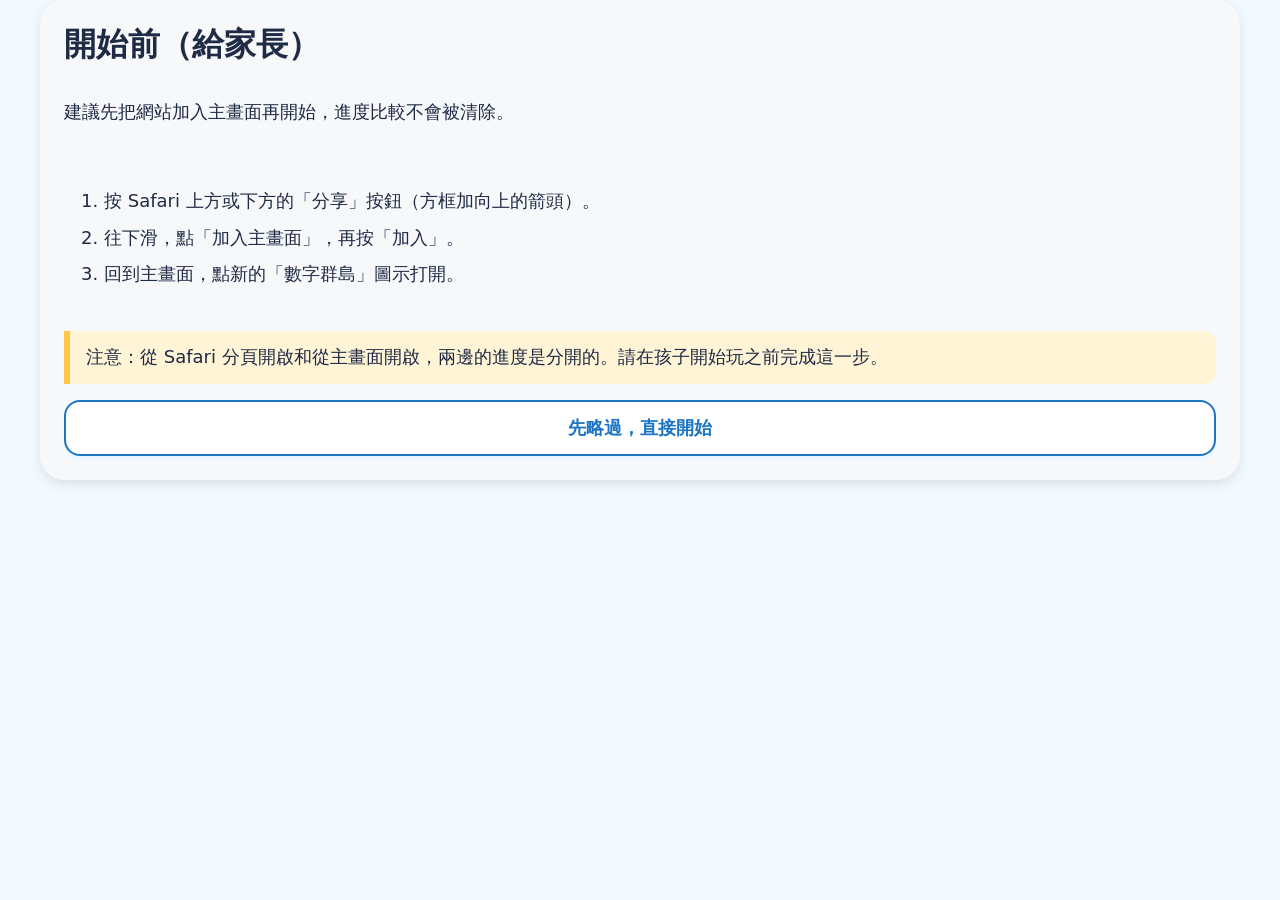
<file: index.html>
<!doctype html>
<html lang="zh-Hant-TW">
<head>
  <meta charset="utf-8">
  <meta name="viewport" content="width=device-width, initial-scale=1, viewport-fit=cover">
  <meta name="apple-mobile-web-app-capable" content="yes">
  <meta name="mobile-web-app-capable" content="yes">
  <meta name="apple-mobile-web-app-title" content="數字群島">
  <meta name="theme-color" content="#1769AA">
  <!-- 不載入任何外部腳本、字型或分析服務；所有資料只存在這台裝置 -->
  <meta http-equiv="Content-Security-Policy" content="default-src 'self'; script-src 'self'; style-src 'self'; img-src 'self' data: blob:; connect-src 'self'; manifest-src 'self'; object-src 'none'; base-uri 'none'; form-action 'none'">
  <meta name="referrer" content="no-referrer">
  <title>數字群島（暫名）</title>
  <!-- 1) 備援樣式：theme.css 不存在時也能用 -->
  <link rel="stylesheet" href="css/base.css">
  <!-- 2) Pixel 的設計系統（放在後面，會覆蓋備援樣式） -->
  <link rel="stylesheet" href="assets/theme.css">
  <!-- 3) 對 theme.css 的修正與新元件版面（放最後） -->
  <link rel="stylesheet" href="css/app.css">
  <link rel="manifest" href="manifest.webmanifest">
  <link rel="apple-touch-icon" href="icons/icon-180.png">
  <link rel="icon" type="image/png" href="icons/icon-192.png">
  <script type="module" src="js/main.js"></script>
</head>
<body class="mq-app">
  <!-- 共用圖示（Pixel theme-demo／celebrate-demo 的原創 symbol） -->
  <svg width="0" height="0" class="mq-visually-hidden" aria-hidden="true">
    <symbol id="i-star" viewBox="0 0 32 32"><path d="M16 3l4 8.2 9 1.3-6.5 6.3 1.5 9L16 23.6 8 27.8l1.5-9L3 12.5l9-1.3z" fill="currentColor" stroke="#9A5B00" stroke-width="1.5" stroke-linejoin="round"/></symbol>
  </svg>
  <div id="app">
    <p class="mq-note">載入中…</p>
  </div>
  <noscript>這個網站需要開啟 JavaScript。</noscript>
</body>
</html>
</file>
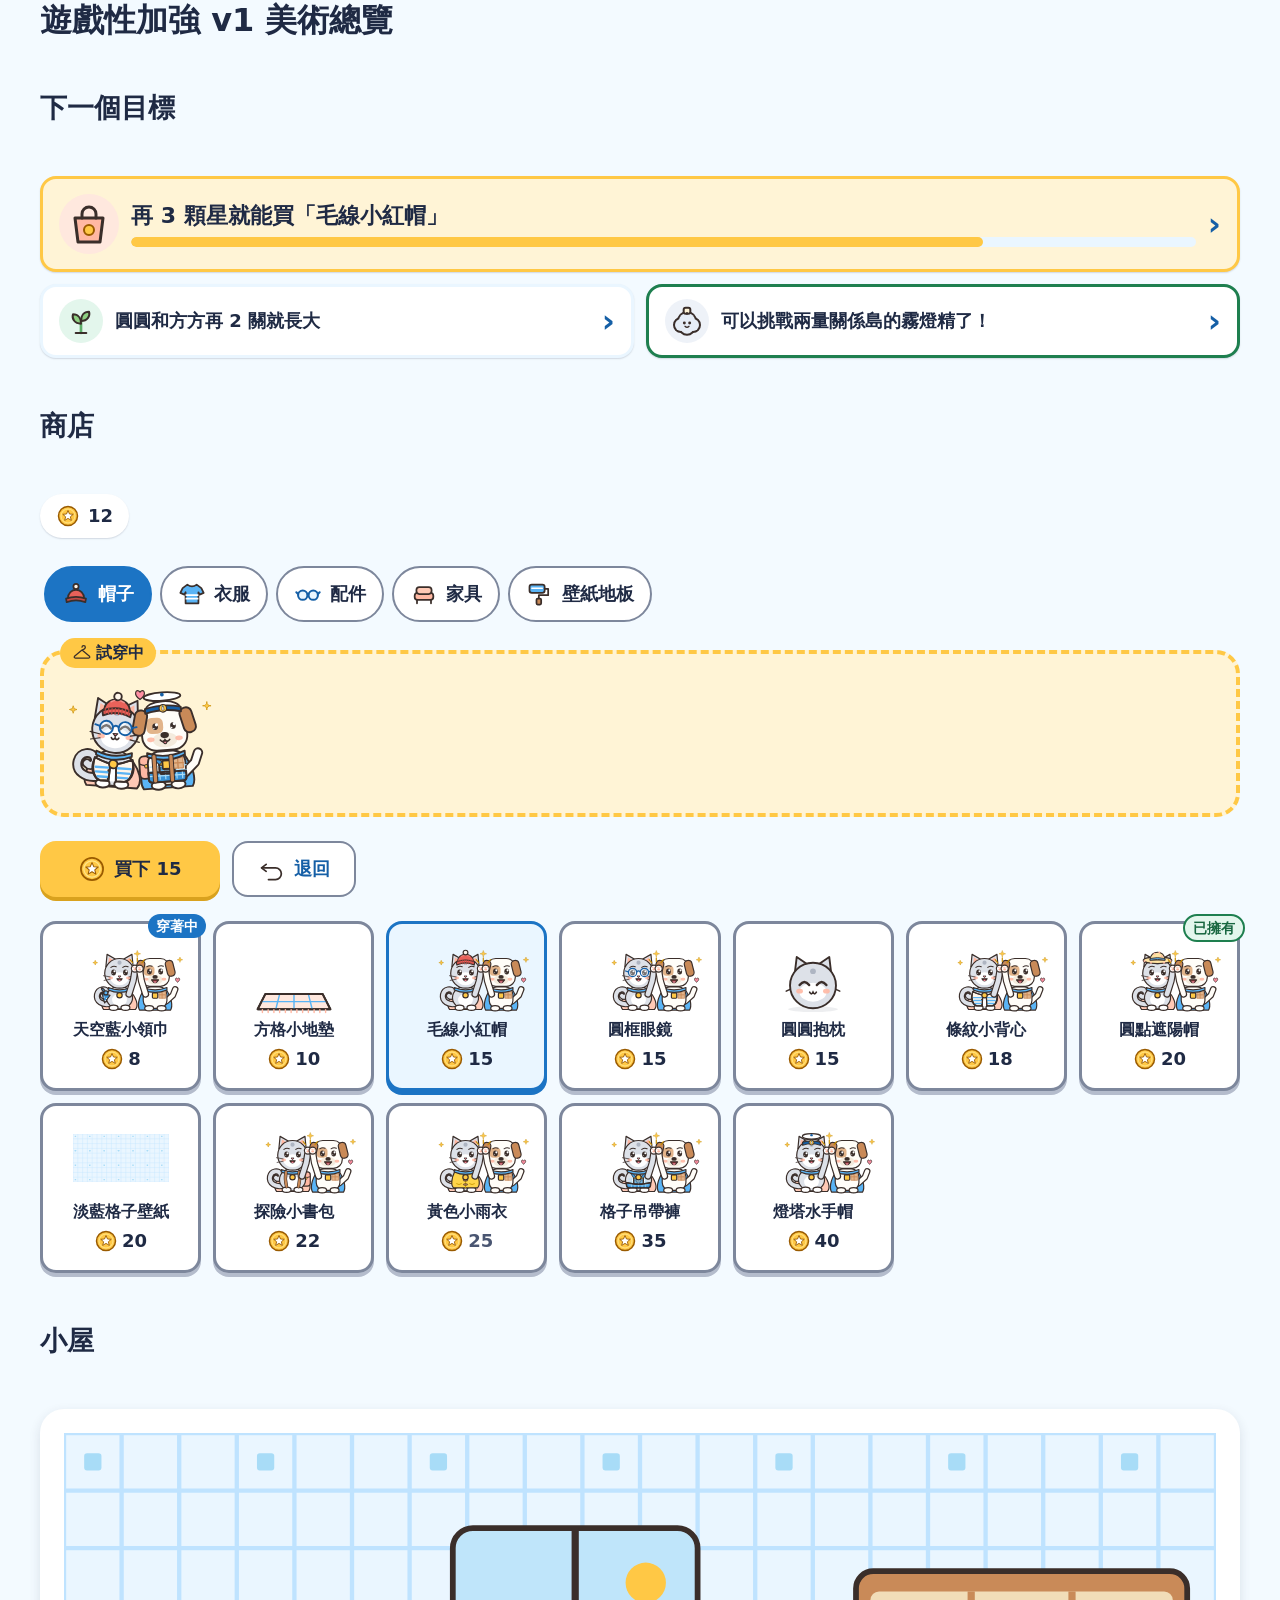
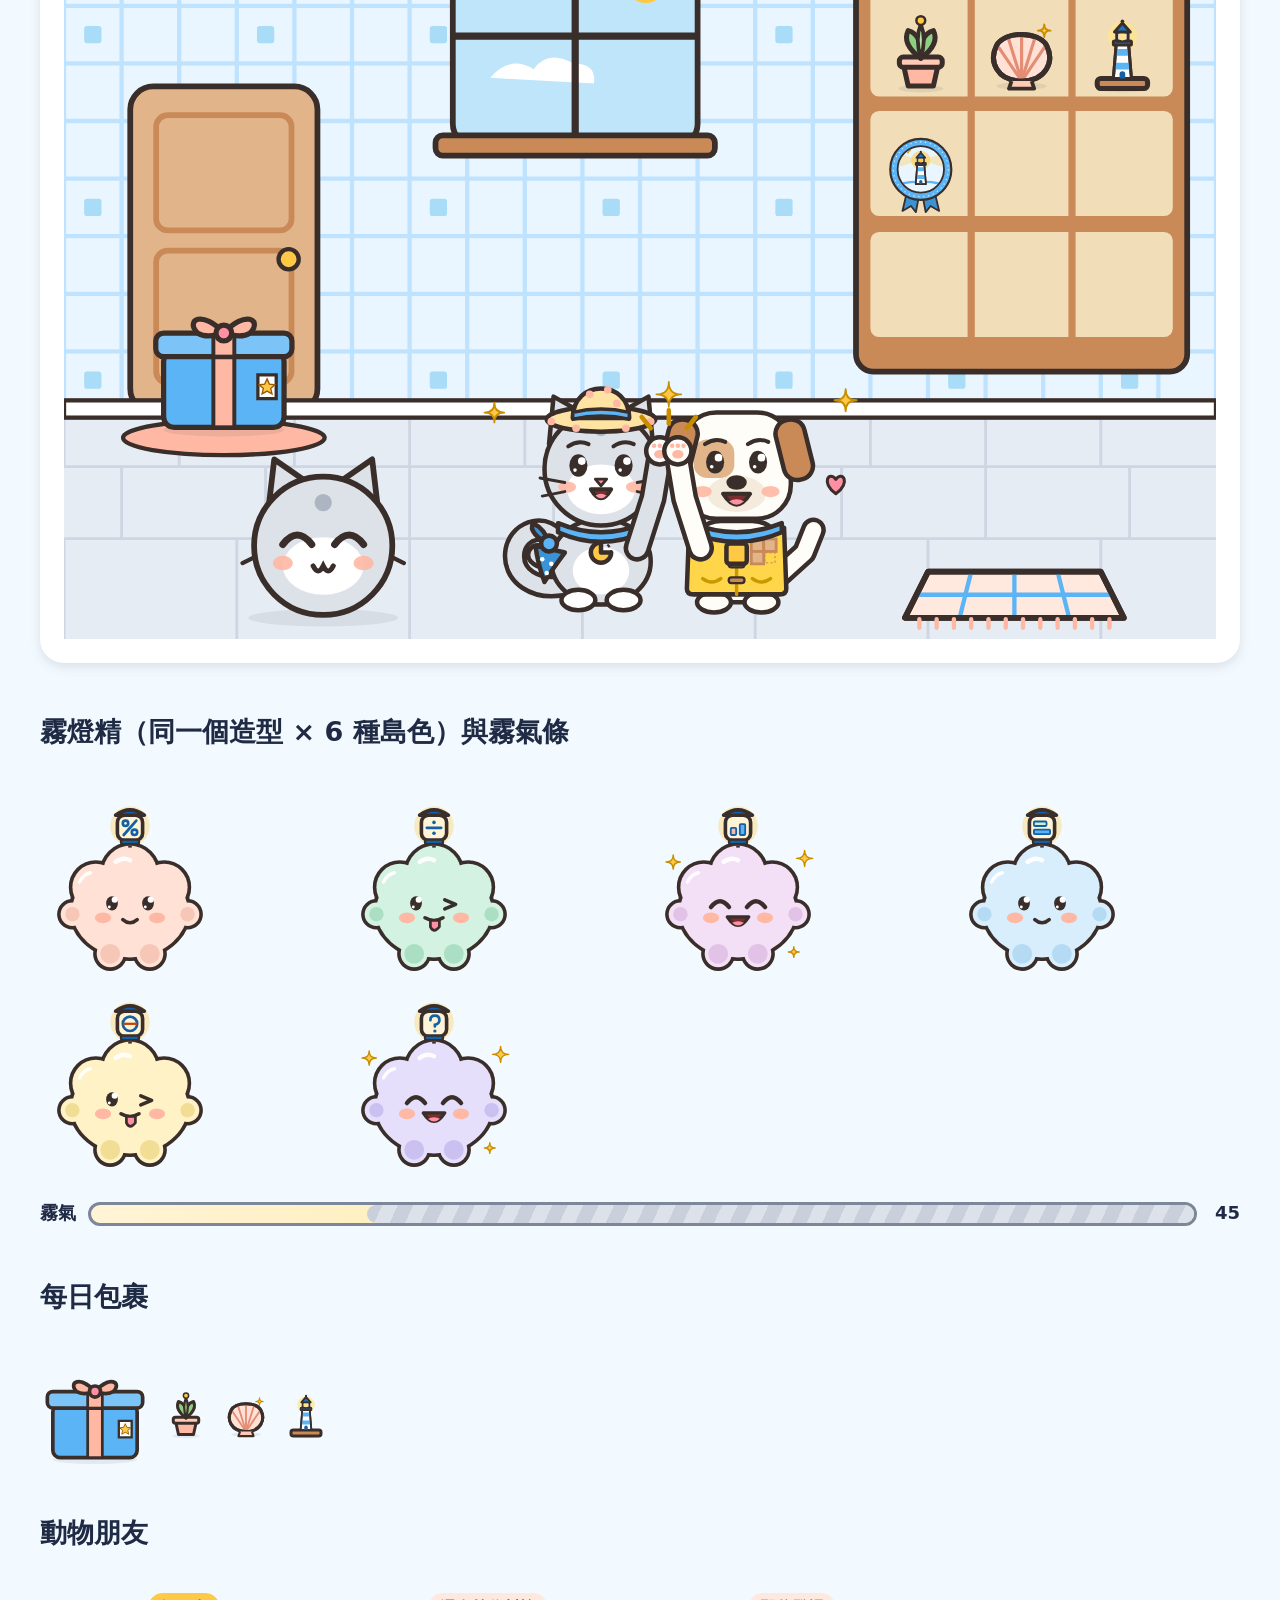
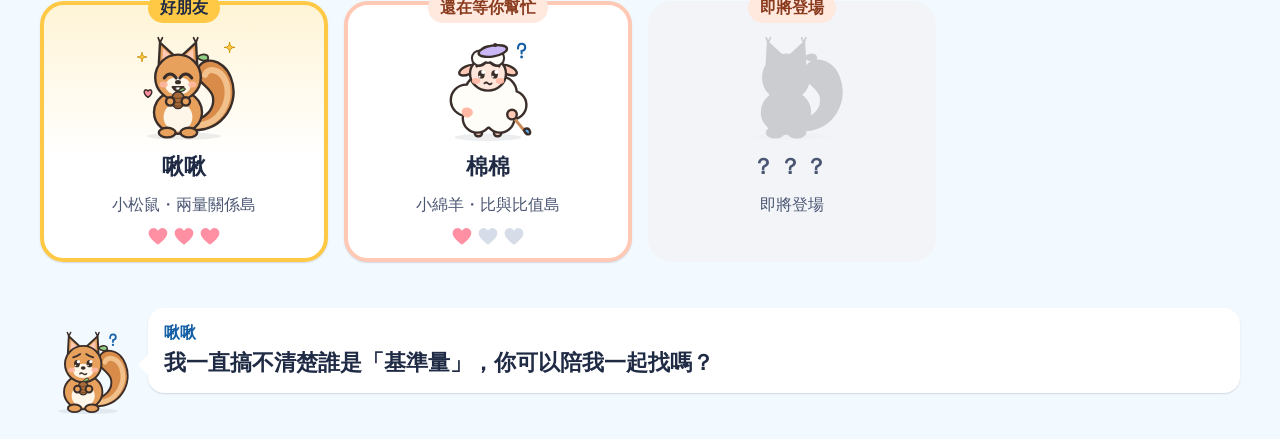
<file: assets/gallery-v1.html>
<!doctype html>
<html lang="zh-Hant">
<head>
<meta charset="utf-8">
<meta name="viewport" content="width=device-width, initial-scale=1, viewport-fit=cover">
<meta http-equiv="Content-Security-Policy" content="default-src 'self'; script-src 'self'; style-src 'self'; img-src 'self' data:; connect-src 'self'; object-src 'none'; base-uri 'none'">
<title>遊戲性加強 v1 美術總覽（給 Iris / Forge）</title>
<link rel="stylesheet" href="theme.css">
</head>
<body class="mq-app">
<div class="mq-screen"><main class="mq-main" id="main">
  <h1 class="mq-title">遊戲性加強 v1 美術總覽</h1>

  <h2>下一個目標</h2>
  <div class="mq-goals" id="goals">
    <button class="mq-goal mq-goal--main mq-goal--shop" type="button"><svg class="mq-goal__icon"><use href="icons/ui-icons.svg#ic-goal-shop"/></svg><span class="mq-goal__body">再 3 顆星就能買「毛線小紅帽」<span class="mq-meter mq-meter--sun" id="goal-meter"><span></span></span></span></button>
    <button class="mq-goal mq-goal--growth" type="button"><svg class="mq-goal__icon"><use href="icons/ui-icons.svg#ic-goal-growth"/></svg><span class="mq-goal__body">圓圓和方方再 2 關就長大</span></button>
    <button class="mq-goal mq-goal--boss is-ready" type="button"><svg class="mq-goal__icon"><use href="icons/ui-icons.svg#ic-goal-boss"/></svg><span class="mq-goal__body">可以挑戰兩量關係島的霧燈精了！</span></button>
  </div>

  <h2>商店</h2>
  <div class="mq-row"><span class="mq-stat"><svg class="mq-icon"><use href="icons/ui-icons.svg#ic-star-coin"/></svg><span class="mq-num">12</span></span></div>
  <div class="mq-tabs mq-shop__tabs" role="tablist">
    <button class="mq-tab is-active" role="tab" aria-selected="true"><svg class="mq-icon"><use href="icons/ui-icons.svg#ic-hat"/></svg>帽子</button>
    <button class="mq-tab" role="tab" aria-selected="false"><svg class="mq-icon"><use href="icons/ui-icons.svg#ic-clothes"/></svg>衣服</button>
    <button class="mq-tab" role="tab" aria-selected="false"><svg class="mq-icon"><use href="icons/ui-icons.svg#ic-accessory"/></svg>配件</button>
    <button class="mq-tab" role="tab" aria-selected="false"><svg class="mq-icon"><use href="icons/ui-icons.svg#ic-furniture"/></svg>家具</button>
    <button class="mq-tab" role="tab" aria-selected="false"><svg class="mq-icon"><use href="icons/ui-icons.svg#ic-wallpaper"/></svg>壁紙地板</button>
  </div>
  <div class="mq-tryon"><span class="mq-tryon__tag"><svg class="mq-icon"><use href="icons/ui-icons.svg#ic-tryon"/></svg>試穿中</span><div id="tryon"></div></div>
  <div class="mq-row">
    <button class="mq-btn mq-btn--buy" type="button"><svg class="mq-icon"><use href="icons/ui-icons.svg#ic-star-coin"/></svg>買下 15</button>
    <button class="mq-btn mq-btn--refund" type="button"><svg class="mq-icon"><use href="icons/ui-icons.svg#ic-refund"/></svg>退回</button>
  </div>
  <div class="mq-products" id="products"></div>

  <h2>小屋</h2>
  <div class="mq-card" id="hut"></div>

  <h2>霧燈精（同一個造型 × 6 種島色）與霧氣條</h2>
  <div class="mq-grid" id="fogs"></div>
  <div class="mq-fogbar" id="fogbar" role="meter" aria-valuemin="0" aria-valuemax="60" aria-valuenow="45" aria-label="霧氣">
    <span class="mq-fogbar__label">霧氣</span><span class="mq-fogbar__track"><span class="mq-fogbar__fill"></span></span><span class="mq-fogbar__num">45</span>
  </div>

  <h2>每日包裹</h2>
  <div class="mq-row">
    <button class="mq-package is-waiting" id="pkg" type="button" aria-label="打開包裹">
      <img class="mq-package__art mq-package__art--closed" src="package/package-closed.svg" alt="">
      <img class="mq-package__art mq-package__art--open" src="package/package-open.svg" alt="">
    </button>
    <img src="ornaments/pkg-plant.svg" alt="小盆栽" class="mq-icon mq-icon--lg"><img src="ornaments/pkg-shell.svg" alt="貝殼" class="mq-icon mq-icon--lg"><img src="ornaments/rare-lighthouse-model.svg" alt="燈塔小模型" class="mq-icon mq-icon--lg">
  </div>

  <h2>動物朋友</h2>
  <div class="mq-grid" id="friends"></div>
  <div class="mq-talk"><img class="mq-talk__art" src="friends/chiuchiu-worried.svg" alt=""><p class="mq-bubble"><span class="mq-talk__who">啾啾</span>我一直搞不清楚誰是「基準量」，你可以陪我一起找嗎？</p></div>
</main></div>
<script type="module" src="gallery-v1.js"></script>
</body>
</html>
</file>
<file: css/base.css>
/* 備援樣式（陽春版）：assets/theme.css 不存在時也能操作。
   class 名稱和 Pixel 的 theme.css 一致；theme.css 載入在後面，會覆蓋這裡。 */
:root { --mq-touch: 56px; --mq-touch-lg: 64px; }
* { box-sizing: border-box; }
body { margin: 0; font-family: system-ui, -apple-system, "PingFang TC", "Noto Sans TC", sans-serif; background: #F4F8FB; color: #1F2A44; font-size: 18px; -webkit-text-size-adjust: 100%; }
.mq-screen { min-height: 100vh; display: flex; flex-direction: column; padding: 0 16px 16px; }
.mq-topbar { display: flex; align-items: center; gap: 12px; padding: 8px 0; flex-wrap: wrap; }
.mq-title { font-size: 26px; margin: 0; }
.mq-subtitle { color: #4A5672; margin: 0; }
.mq-spacer { flex: 1; }
.mq-main, .mq-stage { width: 100%; max-width: 760px; margin: 0 auto; display: flex; flex-direction: column; gap: 16px; }
.mq-stack { display: flex; flex-direction: column; gap: 12px; }
.mq-row { display: flex; align-items: center; gap: 12px; }
.mq-wrap { flex-wrap: wrap; }
.mq-stat { padding: 6px 14px; background: #fff; border-radius: 999px; font-weight: 700; }
.mq-btn { min-height: var(--mq-touch); min-width: var(--mq-touch); padding: 0 20px; border: 2px solid #7D879C; border-radius: 14px; background: #fff; font-size: 18px; font-weight: 700; cursor: pointer; touch-action: manipulation; color: inherit; display: inline-flex; align-items: center; justify-content: center; }
.mq-btn--primary { background: #1769AA; color: #fff; border-color: #1769AA; }
.mq-btn--secondary { color: #1769AA; border-color: #1769AA; }
.mq-btn--hint { background: #EEEAFB; border-color: #6C4FC2; color: #4B3592; }
.mq-btn--ghost { border-color: transparent; background: transparent; color: #1769AA; }
.mq-btn--lg { min-height: 72px; font-size: 22px; }
.mq-btn--hero { min-height: 100px; width: 100%; font-size: 26px; }
.mq-btn--block { width: 100%; }
.mq-btn--small { min-height: 48px; font-size: 16px; }
.mq-btn:disabled { opacity: .5; cursor: default; }
.mq-hold { position: relative; }
.mq-card { background: #fff; border-radius: 20px; padding: 18px; box-shadow: 0 2px 8px rgba(0,0,0,.08); }
.mq-card--flat { box-shadow: none; border: 2px solid #B4BCCC; }
.mq-card--tap { text-align: left; border: 0; font: inherit; cursor: pointer; display: flex; flex-direction: column; gap: 6px; }
.mq-card__title { font-weight: 800; margin: 0; }
.mq-card__meta, .mq-note { color: #4A5672; font-size: 15px; margin: 0; }
.mq-callout { background: #FFF4D6; border-radius: 12px; padding: 10px 14px; margin: 0; }
.mq-chip { display: inline-block; padding: 4px 12px; border-radius: 999px; background: #E3F1FB; font-size: 15px; font-weight: 700; }
.is-locked { opacity: .55; }
.mq-dots { display: flex; gap: 8px; }
.mq-dot { width: 18px; height: 18px; border-radius: 50%; border: 3px solid #7D879C; background: #fff; }
.mq-dot.is-current { border-color: #1769AA; }
.mq-dot.is-done { background: #1769AA; border-color: #1769AA; }
.mq-dot.is-half { background: linear-gradient(90deg, #1769AA 50%, #fff 50%); border-color: #1769AA; }
.mq-question { background: #fff; border-radius: 20px; padding: 18px; display: grid; grid-template-columns: 1fr auto; gap: 12px; }
.mq-question__text { font-size: 22px; line-height: 1.7; margin: 0; }
.mq-question__figure { grid-column: 1 / -1; display: flex; flex-wrap: wrap; gap: 12px; justify-content: center; }
.mq-question__figure svg { width: 100%; max-width: 460px; height: auto; }
.mq-seg { font: inherit; border: 0; background: transparent; padding: 2px 4px; border-radius: 6px; color: inherit; }
.mq-seg.is-tappable { text-decoration: underline dotted; cursor: pointer; }
.mq-seg.is-mark-base { background: #C8F0D2; box-shadow: 0 0 0 2px #1E7F4F inset; text-decoration: none; }
.mq-choices { display: grid; grid-template-columns: repeat(2, minmax(0, 1fr)); gap: 12px; }
.mq-choices--stack { grid-template-columns: 1fr; }
.mq-choice { min-height: 72px; border: 3px solid #7D879C; border-radius: 14px; background: #fff; font-size: 20px; font-weight: 700; cursor: pointer; color: inherit; }
.mq-choice.is-selected { border-color: #1769AA; background: #E3F1FB; }
.mq-choice.is-correct { border-color: #1E7F4F; background: #E3F6EC; }
.mq-choice.is-eliminated { opacity: .45; border-style: dashed; }
.mq-answer { display: flex; align-items: center; justify-content: center; gap: 12px; min-height: 80px; background: #fff; border: 3px solid #7D879C; border-radius: 14px; font-size: 28px; font-weight: 800; cursor: pointer; }
.mq-answer.is-focus { border-color: #1769AA; box-shadow: 0 0 0 4px #E3F1FB; }
.mq-answer__value:empty::before { content: "？"; color: #B4BCCC; }
.mq-answer__unit { font-size: 18px; color: #4A5672; }
.mq-numpad { display: grid; grid-template-columns: repeat(4, 1fr); gap: 8px; padding: 10px; background: #E8EEF5; border-radius: 20px; }
.mq-key { min-height: var(--mq-touch-lg); border: 2px solid #7D879C; border-radius: 12px; background: #fff; font-size: 28px; font-weight: 700; cursor: pointer; touch-action: manipulation; color: inherit; }
.mq-key--fn { font-size: 17px; background: #F7F9FC; }
.mq-key--wide { grid-column: span 2; }
.mq-stage__actions { display: flex; gap: 12px; align-items: center; flex-wrap: wrap; }
.mq-stage__actions .mq-btn--primary { margin-left: auto; min-width: 160px; }
.mq-feedback { display: grid; grid-template-columns: 1fr; gap: 8px; padding: 14px 18px; border-radius: 20px; }
.mq-feedback__mascot:empty { display: none; }
.mq-feedback__title { margin: 0; font-size: 20px; font-weight: 800; }
.mq-feedback__body { margin: 0; font-size: 18px; line-height: 1.6; }
.mq-feedback--retry { background: #EEEAFB; border: 2px solid #6C4FC2; }
.mq-feedback--solve { background: #fff; border: 2px solid #1769AA; }
.mq-feedback--correct { background: #E3F6EC; border: 2px solid #1E7F4F; }
.mq-steps { margin: 8px 0; padding-left: 1.4em; display: flex; flex-direction: column; gap: 8px; line-height: 1.6; }
.mq-scratch { min-height: 96px; border: 2px dashed #B4BCCC; border-radius: 16px; display: flex; align-items: center; justify-content: center; background: repeating-linear-gradient(0deg, #fff, #fff 31px, #EEF2F7 32px); }
.mq-table { border-collapse: collapse; font-size: 20px; background: #fff; }
.mq-table caption { font-weight: 800; padding: 4px; }
.mq-table th, .mq-table td { border: 2px solid #7D879C; padding: 8px 12px; text-align: center; min-width: 48px; }
.mq-table td.is-blank { background: #FFF4D6; font-weight: 800; }
.mq-tables { gap: 16px; }
.mq-repair { display: flex; gap: 6px; }
.mq-repair .mq-slot { width: 28px; height: 28px; min-width: 0; min-height: 0; border: 2px solid #7D879C; border-radius: 6px; display: inline-block; }
.mq-repair .mq-slot.is-filled { background: #FFC845; }
.mq-island { width: 100%; }
.mq-island.is-familiar { border-left: 8px solid #FFC845; }
.mq-island.is-mastered { border-left: 8px solid #1E7F4F; }
.mq-map { display: flex; flex-direction: column; gap: 12px; }
.mq-result { display: flex; flex-direction: column; align-items: center; gap: 14px; text-align: center; }
.mq-stars { font-size: 56px; color: #E0A800; margin: 0; letter-spacing: 6px; }
.mq-toast { position: fixed; left: 50%; top: 16px; transform: translateX(-50%); z-index: 100; background: #fff; border: 3px solid #1769AA; border-radius: 999px; padding: 12px 22px; font-weight: 800; box-shadow: 0 6px 20px rgba(0,0,0,.15); }
.mq-toast--reward { border-color: #FFC845; background: #FFF4D6; }
.mq-visually-hidden { position: absolute !important; width: 1px; height: 1px; overflow: hidden; clip: rect(0 0 0 0); white-space: nowrap; }
.mq-seg-toggle { display: inline-flex; gap: 4px; background: #E8EEF5; border-radius: 999px; padding: 4px; flex-wrap: wrap; }
.mq-seg-toggle > button { min-height: 48px; padding: 0 16px; border: 0; border-radius: 999px; background: transparent; font: inherit; font-weight: 700; cursor: pointer; color: inherit; }
.mq-seg-toggle > button[aria-pressed="true"] { background: #fff; box-shadow: 0 1px 4px rgba(0,0,0,.15); }
pre { white-space: pre-wrap; font-size: 15px; background: #F7F9FC; padding: 8px; border-radius: 8px; }
/* SVG 圖：theme.css 不存在時的最低樣式 */
.mqd text { font-size: 20px; font-weight: 700; fill: #1F2A44; }
.mqd .mqd-unknown { fill: #C2410C; font-size: 24px; }
.mqd-circle, .mqd-fill { fill: #E3F1FB; stroke: #1F2A44; stroke-width: 3; }
.mqd-outline { fill: none; stroke: #1F2A44; stroke-width: 3; }
.mqd-outline.mqd-fill { fill: #E3F1FB; }
.mqd-sector { fill: #FFF4D6; stroke: #1F2A44; stroke-width: 3; }
.mqd-center { fill: #1F2A44; }
.mqd-radius { stroke: #1769AA; stroke-width: 5; }
.mqd-diameter { stroke: #7B3FC4; stroke-width: 5; }
.mqd-arc { fill: none; stroke: #C2410C; stroke-width: 6; }
.mqd-angle { fill: rgba(255, 200, 69, .55); stroke: #9A5B00; stroke-width: 2; }
.mqd-plain .mqd-radius, .mqd-plain .mqd-diameter, .mqd-plain .mqd-arc { stroke: #1F2A44; stroke-width: 3; }
.mqd-label--sm { font-size: 16px !important; }
@media (orientation: landscape) and (min-width: 1000px) {
  .mq-stage { max-width: 1100px; display: grid; grid-template-columns: 1fr 1fr; grid-template-areas: "q work" "q pad" "actions actions"; }
  .mq-stage__question { grid-area: q; } .mq-stage__work { grid-area: work; } .mq-stage__pad { grid-area: pad; } .mq-stage__actions { grid-area: actions; }
}
</file>
<file: assets/theme.css>
/* ==========================================================================
   Math Quest — theme.css  (v0.2, Pixel, 2026-11-23；色票 A「天空藍＋蜜桃粉」定案)
   設計系統 + 通用元件。純 CSS，不載入任何外部字型或 CDN。
   命名：所有 class 以 .mq- 開頭；狀態用 .is-*；SVG 數學圖用 .mqd-*。
   完整 class 清單與用法見 projects/math-quest/design/ui-spec.md 第 9 節。
   ========================================================================== */

/* --------------------------------------------------------------------------
   1. 設計代幣（CSS 變數）
   -------------------------------------------------------------------------- */
:root {
  /* 字型：只用系統字型堆疊 */
  --mq-font: "PingFang TC", "Heiti TC", "Noto Sans TC", "Noto Sans CJK TC",
    "Microsoft JhengHei", "Source Han Sans TC", system-ui, -apple-system,
    "Segoe UI", Roboto, sans-serif;
  --mq-font-num: ui-rounded, "SF Pro Rounded", "Arial Rounded MT Bold",
    var(--mq-font);

  /* 中性色 */
  --mq-ink: #1F2A44;          /* 主要文字 14.3:1 on white */
  --mq-ink-muted: #4A5672;    /* 次要文字 7.3:1 */
  --mq-bg: #F3FAFF;          /* 頁面底色：極淡天空藍 */           /* 頁面底色 */
  --mq-surface: #FFFFFF;      /* 卡片 */
  --mq-line: #B4BCCC;         /* 裝飾分隔線（非互動） */
  --mq-line-strong: #7D879C;  /* 互動元件邊框 ≥3:1 */

  /* 主色：天空藍（孩子最喜歡藍色；色票 A 定案，不另設其他色票） */
  --mq-sky: #5AB4F5;          /* 明亮天空藍：裝飾、插圖、選取底色、吉祥物項圈 */
  --mq-sky-light: #A8DCF7;
  --mq-primary: #1C74C4;      /* 湖水藍：主按鈕底色，白字 4.8:1 */
  --mq-primary-press: #155FA6;/* 按下／按鈕厚度，也當藍色文字用 6.5:1 */
  --mq-primary-text: #155FA6;
  --mq-primary-soft: #EAF6FF;
  --mq-on-primary: #FFFFFF;

  /* 輔色：蜜桃粉（溫柔、可愛；用於臉頰、次要卡片、吉祥物對話框） */
  --mq-peach: #FFC9B5;
  --mq-peach-soft: #FFE8DE;
  --mq-peach-text: #8A3B1E;   /* 6.5:1 on peach-soft */

  /* 強調色：星星暖陽（只用在星星、獎勵、燈塔） */
  --mq-sun: #FFC845;
  --mq-sun-soft: #FFF4D6;
  --mq-sun-text: #9A5B00;
  --mq-on-sun: #1F2A44;

  /* 回饋色（一律搭配圖示 + 文字，不只靠顏色；沒有紅色） */
  --mq-good: #1E7F4F;         /* 答對：綠 + 勾勾 */
  --mq-good-text: #17663F;
  --mq-good-soft: #E3F6EC;
  --mq-cheer: #6C4FC2;        /* 加油（還沒答對）：薰衣草紫 + 愛心星星，取代紅叉 */
  --mq-cheer-text: #4B3592;
  --mq-cheer-soft: #EEEAFB;

  /* 夜空（點亮群島、過關背景） */
  --mq-night: #2F5C9E;
  --mq-night-deep: #1D3B6E;

  /* 讀題螢光筆（與 Euclid 規格對齊） */
  --mq-mark-ask: #FFE58A;     /* 黃：題目問什麼 */
  --mq-mark-known: #BFE3FF;   /* 藍：已知的數 */
  --mq-mark-base: #C8F0D2;    /* 綠：基準量 */
  --mq-mark-noise: #E6E8EE;   /* 灰：被圈到的干擾資訊（示範時才出現） */

  /* 數學圖專用（線條 ≥3:1，文字標籤 ≥4.5:1） */
  --mqd-blue: #1C74C4;        /* 半徑 / 比較量 */
  --mqd-purple: #7B3FC4;      /* 直徑 */
  --mqd-orange: #C2410C;      /* 弧 / 要求的量 */
  --mqd-green: #1E7F4F;       /* 基準量 */
  --mqd-green-fill: #C8F0D2;
  --mqd-blue-fill: #BFE3FF;
  --mqd-sun-fill: #FFE58A;    /* 圓心角 / 塗色格 */
  --mqd-grid: #C9D0DC;
  --mqd-grid-major: #8C96AB;

  /* 字級（題目 ≥ 22px） */
  --mq-fs-xs: 14px;   /* 只用於家長區註解 */
  --mq-fs-sm: 16px;
  --mq-fs-md: 18px;   /* 按鈕、說明 */
  --mq-fs-lg: 22px;   /* 題目本文最小值 */
  --mq-fs-xl: 26px;   /* 題目本文（平板） */
  --mq-fs-2xl: 32px;  /* 畫面標題、答案顯示 */
  --mq-fs-3xl: 40px;  /* 鍵盤數字 */
  --mq-fs-4xl: 52px;  /* 過關大字 */
  --mq-lh-tight: 1.25;
  --mq-lh: 1.6;
  --mq-lh-question: 1.75;   /* 題目留白多一點，方便圈選 */

  /* 間距（4px 基準） */
  --mq-sp-1: 4px;
  --mq-sp-2: 8px;
  --mq-sp-3: 12px;
  --mq-sp-4: 16px;
  --mq-sp-5: 24px;
  --mq-sp-6: 32px;
  --mq-sp-7: 48px;
  --mq-sp-8: 64px;

  /* 觸控尺寸 */
  --mq-touch-min: 48px;   /* 絕對下限 */
  --mq-touch: 56px;       /* 一般按鈕 */
  --mq-touch-lg: 64px;    /* 數字鍵、主按鈕 */
  --mq-gap-touch: 12px;   /* 按鈕之間 */

  /* 圓角 */
  --mq-r-sm: 8px;
  --mq-r-md: 12px;
  --mq-r-lg: 16px;
  --mq-r-xl: 24px;
  --mq-r-pill: 999px;

  /* 陰影 */
  --mq-shadow-sm: 0 1px 2px rgba(31, 42, 68, .10), 0 1px 1px rgba(31, 42, 68, .06);
  --mq-shadow-md: 0 4px 12px rgba(31, 42, 68, .12);
  --mq-shadow-lg: 0 12px 28px rgba(31, 42, 68, .18);
  --mq-shadow-drag: 0 16px 32px rgba(31, 42, 68, .28);
  --mq-shadow-press: inset 0 3px 0 rgba(31, 42, 68, .15);
  --mq-btn-depth: 0 4px 0 var(--mq-primary-press);  /* 按鈕底部「厚度」 */

  /* 動畫時間 */
  --mq-dur-instant: 80ms;   /* 按下回饋 */
  --mq-dur-fast: 160ms;     /* hover、選取 */
  --mq-dur-base: 240ms;     /* 面板滑入 */
  --mq-dur-slow: 400ms;     /* 答對彈跳 */
  --mq-dur-celebrate: 900ms;/* 星星逐顆出現（每顆間隔 300ms） */
  --mq-ease-out: cubic-bezier(.2, .8, .2, 1);
  --mq-ease-bounce: cubic-bezier(.34, 1.56, .64, 1);
  --mq-ease-in-out: cubic-bezier(.65, 0, .35, 1);

  /* 版面 */
  --mq-content-max: 760px;     /* 直式單欄內容寬 */
  --mq-wide-max: 1200px;       /* 橫式/筆電最大寬 */
  --mq-topbar-h: 64px;
  --mq-z-pad: 20;
  --mq-z-toast: 40;
  --mq-z-overlay: 60;
}

/* --------------------------------------------------------------------------
   2. 基礎
   -------------------------------------------------------------------------- */
*, *::before, *::after { box-sizing: border-box; }

html { -webkit-text-size-adjust: 100%; text-size-adjust: 100%; }

body.mq-app, .mq-app {
  margin: 0;
  font-family: var(--mq-font);
  font-size: var(--mq-fs-md);
  line-height: var(--mq-lh);
  color: var(--mq-ink);
  background: var(--mq-bg);
  -webkit-tap-highlight-color: transparent;
  -webkit-font-smoothing: antialiased;
}

/* reset 用 :where() 把權重降到 (0,0,1)，不可蓋過 .mq-btn 等元件 class */
:where(.mq-app) button, :where(.mq-app) input { font: inherit; color: inherit; }

/* 鍵盤操作時清楚的焦點框（觸控不顯示） */
/* 權重 (0,1,0)：只加外框，不改元件本身的圓角（新版瀏覽器的 outline 會跟著圓角走） */
:where(.mq-app) :focus-visible {
  outline: 4px solid var(--mq-sun);
  outline-offset: 3px;
}

.mq-num { font-family: var(--mq-font-num); font-variant-numeric: tabular-nums; }

.mq-visually-hidden {
  position: absolute !important; width: 1px; height: 1px; overflow: hidden;
  clip: rect(0 0 0 0); white-space: nowrap; border: 0; padding: 0; margin: -1px;
}

.mq-stack { display: flex; flex-direction: column; gap: var(--mq-sp-4); }
.mq-row { display: flex; flex-wrap: wrap; align-items: center; gap: var(--mq-gap-touch); }
.mq-spacer { flex: 1 1 auto; }

/* --------------------------------------------------------------------------
   3. 畫面骨架
   -------------------------------------------------------------------------- */
.mq-screen {
  min-height: 100vh;
  min-height: 100dvh;
  display: flex;
  flex-direction: column;
  padding: 0 var(--mq-sp-5) var(--mq-sp-5);
  padding-bottom: max(var(--mq-sp-5), env(safe-area-inset-bottom));
}

.mq-screen--night { background: linear-gradient(180deg, var(--mq-night-deep), var(--mq-night)); color: #fff; }

.mq-topbar {
  position: sticky; top: 0; z-index: 10;
  min-height: var(--mq-topbar-h);
  display: flex; align-items: center; gap: var(--mq-sp-3);
  padding: var(--mq-sp-2) 0;
  padding-top: max(var(--mq-sp-2), env(safe-area-inset-top));
  background: var(--mq-bg);
}
.mq-screen--night .mq-topbar { background: transparent; }

.mq-title { font-size: var(--mq-fs-2xl); line-height: var(--mq-lh-tight); font-weight: 800; margin: 0; }
.mq-subtitle { font-size: var(--mq-fs-md); color: var(--mq-ink-muted); margin: 0; }

.mq-main {
  width: 100%;
  max-width: var(--mq-content-max);
  margin: 0 auto;
  flex: 1 1 auto;
  display: flex; flex-direction: column; gap: var(--mq-sp-5);
}

/* 頂部狀態膠囊（星星、火苗） */
.mq-stat {
  display: inline-flex; align-items: center; gap: var(--mq-sp-2);
  min-height: 44px; padding: 0 var(--mq-sp-4);
  background: var(--mq-surface); border-radius: var(--mq-r-pill);
  box-shadow: var(--mq-shadow-sm);
  font-weight: 700; font-size: var(--mq-fs-md);
}
.mq-stat svg { width: 24px; height: 24px; flex: none; }

/* --------------------------------------------------------------------------
   4. 按鈕
   -------------------------------------------------------------------------- */
.mq-btn {
  -webkit-appearance: none; appearance: none;
  display: inline-flex; align-items: center; justify-content: center; gap: var(--mq-sp-2);
  min-height: var(--mq-touch); min-width: var(--mq-touch);
  padding: 0 var(--mq-sp-5);
  border: 2px solid transparent;
  border-radius: var(--mq-r-lg);
  background: var(--mq-surface);
  color: var(--mq-ink);
  font-size: var(--mq-fs-md); font-weight: 700; line-height: 1.2;
  text-decoration: none;
  cursor: pointer;
  user-select: none; -webkit-user-select: none;
  touch-action: manipulation;
  transition: transform var(--mq-dur-instant) var(--mq-ease-out),
    box-shadow var(--mq-dur-instant) var(--mq-ease-out),
    background-color var(--mq-dur-fast);
}
.mq-btn svg { width: 28px; height: 28px; flex: none; }
.mq-btn:active { transform: translateY(3px); }

.mq-btn--primary {
  background: var(--mq-primary); color: var(--mq-on-primary);
  box-shadow: var(--mq-btn-depth);
}
.mq-btn--primary:active { box-shadow: 0 1px 0 var(--mq-primary-press); }

.mq-btn--secondary {
  background: var(--mq-surface); color: var(--mq-primary);
  border-color: var(--mq-primary);
  box-shadow: 0 4px 0 var(--mq-primary-soft);
}

.mq-btn--sun {
  background: var(--mq-sun); color: var(--mq-on-sun);
  box-shadow: 0 4px 0 #D9A21E;
}

/* 「給我提示」：溫和的薰衣草紫外框 + 燈泡 */
.mq-btn--hint {
  background: var(--mq-cheer-soft); color: var(--mq-cheer-text);
  border-color: var(--mq-cheer);
}

/* 天空藍淺色按鈕（次要但可愛，深藍字 5.4:1） */
.mq-btn--sky {
  background: var(--mq-sky); color: #14365F;
  box-shadow: 0 4px 0 #3A93D6;
}

.mq-btn--ghost { background: transparent; color: var(--mq-primary); }
.mq-screen--night .mq-btn--ghost { color: #fff; }

.mq-btn--lg { min-height: 72px; padding: 0 var(--mq-sp-6); font-size: var(--mq-fs-xl); border-radius: var(--mq-r-xl); }
.mq-btn--hero { min-height: 112px; width: 100%; font-size: var(--mq-fs-2xl); border-radius: var(--mq-r-xl); }
.mq-btn--block { width: 100%; }
.mq-btn--icon { padding: 0; width: var(--mq-touch); border-radius: var(--mq-r-pill); }
.mq-btn--small { min-height: var(--mq-touch-min); min-width: var(--mq-touch-min); padding: 0 var(--mq-sp-4); font-size: var(--mq-fs-sm); }

.mq-btn:disabled, .mq-btn[aria-disabled="true"] {
  background: #E6E9EF; color: #5C6680; border-color: transparent;
  box-shadow: none; cursor: default; transform: none;
}

/* 朗讀按鈕 */
.mq-speak { flex: none; }
.mq-speak.is-speaking svg { animation: mq-pulse 1s var(--mq-ease-in-out) infinite; }

/* 家長區入口：按住 2 秒，外圈進度 */
.mq-hold {
  position: relative;
  --mq-hold-progress: 0;  /* JS 由 0 → 1 */
}
.mq-hold::after {
  content: ""; position: absolute; inset: -4px; border-radius: inherit;
  border: 4px solid var(--mq-primary);
  clip-path: inset(0 calc((1 - var(--mq-hold-progress)) * 100%) 0 0);
  pointer-events: none;
}

/* --------------------------------------------------------------------------
   5. 卡片
   -------------------------------------------------------------------------- */
.mq-card {
  background: var(--mq-surface);
  border-radius: var(--mq-r-xl);
  box-shadow: var(--mq-shadow-md);
  padding: var(--mq-sp-5);
}
.mq-card--flat { box-shadow: none; border: 2px solid var(--mq-line); }
.mq-card--soft { background: var(--mq-primary-soft); box-shadow: none; }
.mq-card--peach { background: var(--mq-peach-soft); box-shadow: none; }
.mq-card--tap { cursor: pointer; transition: transform var(--mq-dur-fast) var(--mq-ease-out); }
.mq-card--tap:active { transform: scale(.98); }
.mq-card__title { font-size: var(--mq-fs-xl); font-weight: 800; margin: 0 0 var(--mq-sp-2); line-height: var(--mq-lh-tight); }
.mq-card__meta { font-size: var(--mq-fs-sm); color: var(--mq-ink-muted); }

/* 首頁主卡「今日航程」 */
.mq-today {
  display: grid; grid-template-columns: auto 1fr; align-items: center; gap: var(--mq-sp-5);
  min-height: 140px;
}

/* 進度環：style="--mq-ring: 0.66" */
.mq-ring {
  --mq-ring: 0;
  width: 96px; height: 96px; border-radius: 50%;
  background: conic-gradient(var(--mq-sun) calc(var(--mq-ring) * 360deg), var(--mq-primary-soft) 0);
  display: grid; place-items: center;
  font-weight: 800; font-size: var(--mq-fs-lg);
}
.mq-ring::before { content: ""; grid-area: 1 / 1; width: 72px; height: 72px; border-radius: 50%; background: var(--mq-surface); }
.mq-ring > * { grid-area: 1 / 1; position: relative; }
.mq-ring.is-complete { background: var(--mq-sun); }

/* 進度條 */
.mq-meter {
  --mq-meter: 0;
  height: 16px; border-radius: var(--mq-r-pill); background: var(--mq-primary-soft); overflow: hidden;
}
.mq-meter > span {
  display: block; height: 100%; width: calc(var(--mq-meter) * 100%);
  background: var(--mq-primary); border-radius: inherit;
  transition: width var(--mq-dur-slow) var(--mq-ease-out);
}
.mq-meter--sun > span { background: var(--mq-sun); }

/* 頁籤（年級） */
.mq-tabs { display: flex; gap: var(--mq-sp-2); overflow-x: auto; padding: var(--mq-sp-1); scrollbar-width: none; }
.mq-tab {
  flex: none; min-height: var(--mq-touch); min-width: 72px; padding: 0 var(--mq-sp-4);
  border-radius: var(--mq-r-pill); border: 2px solid var(--mq-line-strong);
  background: var(--mq-surface); font-weight: 700; cursor: pointer;
}
.mq-tab[aria-selected="true"], .mq-tab.is-active { background: var(--mq-primary); color: var(--mq-on-primary); border-color: var(--mq-primary); }

/* 小標籤（錯誤類型、狀態） */
.mq-chip {
  display: inline-flex; align-items: center; gap: var(--mq-sp-1);
  min-height: 32px; padding: 0 var(--mq-sp-3);
  border-radius: var(--mq-r-pill);
  background: var(--mq-primary-soft); color: var(--mq-primary-press);
  font-size: var(--mq-fs-sm); font-weight: 700;
}
.mq-chip svg { width: 20px; height: 20px; }
.mq-chip--reading { background: var(--mq-mark-ask); color: var(--mq-ink); }
.mq-chip--visual { background: var(--mq-mark-known); color: var(--mq-ink); }
.mq-chip--calc { background: var(--mq-mark-base); color: var(--mq-ink); }
.mq-chip--concept { background: var(--mq-cheer-soft); color: var(--mq-cheer-text); }
.mq-chip--unknown { background: #E6E9EF; color: var(--mq-ink-muted); }

/* --------------------------------------------------------------------------
   6. 群島地圖
   -------------------------------------------------------------------------- */
.mq-map {
  position: relative;
  border-radius: var(--mq-r-xl);
  background: radial-gradient(ellipse at 30% 20%, #E6F5FF 0, #BFE5FA 60%, #A8DCF7 100%);
  overflow: hidden;
  min-height: 60vh;
}
.mq-map svg.mq-map__routes { position: absolute; inset: 0; width: 100%; height: 100%; pointer-events: none; }
.mq-map__route { fill: none; stroke: var(--mq-primary); stroke-width: 4; stroke-dasharray: 2 12; stroke-linecap: round; }

.mq-island {
  position: absolute;               /* 由 JS 設 left/top（%） */
  transform: translate(-50%, -50%);
  width: 120px; min-height: 120px;
  display: flex; flex-direction: column; align-items: center; gap: var(--mq-sp-1);
  background: none; border: 0; padding: 0; cursor: pointer;
  text-align: center;
}
.mq-island__art { width: 96px; height: 72px; }
.mq-island__name {
  display: block; max-width: 140px;
  background: var(--mq-surface); border-radius: var(--mq-r-md);
  padding: 2px var(--mq-sp-2); font-size: var(--mq-fs-sm); font-weight: 700; line-height: 1.3;
  box-shadow: var(--mq-shadow-sm);
}
.mq-island.is-locked .mq-island__art { filter: grayscale(.7) opacity(.55); }
.mq-island.is-locked .mq-island__name { color: var(--mq-ink-muted); }
.mq-island.is-next .mq-island__name { outline: 3px solid var(--mq-sun); }
.mq-island.is-next::before {
  content: ""; position: absolute; top: -28px; left: 50%; width: 0; height: 0;
  border: 12px solid transparent; border-top: 16px solid var(--mq-sun-text);
  transform: translateX(-50%); animation: mq-bob 1.2s var(--mq-ease-in-out) infinite;
}
/* 燈塔亮度：.is-open（未亮）/.is-familiar（半亮）/.is-mastered（全亮金色） */
/* 燈塔亮度由插圖檔決定：.is-open → island-?-dim.svg、.is-familiar → -half、.is-mastered → -full（見 ui-spec 5-B） */
.mq-island.is-mastered .mq-island__art { animation: mq-breathe 3.2s var(--mq-ease-in-out) infinite; }
.mq-island__state { font-size: var(--mq-fs-xs); font-weight: 700; color: var(--mq-ink-muted); }

/* 單元簡介底部面板 */
.mq-sheet {
  position: fixed; left: 0; right: 0; bottom: 0; z-index: var(--mq-z-overlay);
  max-width: var(--mq-content-max); margin: 0 auto;
  background: var(--mq-surface);
  border-radius: var(--mq-r-xl) var(--mq-r-xl) 0 0;
  box-shadow: var(--mq-shadow-lg);
  padding: var(--mq-sp-5);
  padding-bottom: max(var(--mq-sp-5), env(safe-area-inset-bottom));
  animation: mq-slide-up var(--mq-dur-base) var(--mq-ease-out);
}

/* --------------------------------------------------------------------------
   7. 關卡（答題）畫面版面
   -------------------------------------------------------------------------- */
.mq-stage {
  display: grid;
  grid-template-areas: "q" "work" "pad" "actions";
  grid-template-rows: auto 1fr auto auto;
  gap: var(--mq-sp-4);
  width: 100%; max-width: var(--mq-content-max); margin: 0 auto;
  flex: 1 1 auto;
}
.mq-stage__question { grid-area: q; }
.mq-stage__work { grid-area: work; display: flex; flex-direction: column; gap: var(--mq-sp-4); min-height: 0; }
.mq-stage__pad { grid-area: pad; }
.mq-stage__actions {
  grid-area: actions;
  display: flex; gap: var(--mq-gap-touch); align-items: center;
}
.mq-stage__actions .mq-btn--primary { margin-left: auto; min-width: 160px; }

/* 進度圓點（6–8 題），不是計時器 */
.mq-dots { display: flex; gap: var(--mq-sp-2); align-items: center; }
.mq-dot {
  width: 18px; height: 18px; border-radius: 50%;
  background: var(--mq-surface); border: 3px solid var(--mq-line-strong);
}
.mq-dot.is-current { width: 24px; height: 24px; border-color: var(--mq-primary); box-shadow: 0 0 0 4px var(--mq-primary-soft); }
.mq-dot.is-done { background: var(--mq-primary); border-color: var(--mq-primary); }
.mq-dot.is-half { background: linear-gradient(90deg, var(--mq-primary) 50%, var(--mq-surface) 50%); border-color: var(--mq-primary); }
/* 注意：答錯的題不用不同顏色的點，一律算 is-done（做完就是做完） */

/* 題目卡 */
.mq-question {
  background: var(--mq-surface);
  border-radius: var(--mq-r-xl);
  box-shadow: var(--mq-shadow-sm);
  padding: var(--mq-sp-5);
  display: grid; grid-template-columns: 1fr auto; gap: var(--mq-sp-3);
  align-items: start;
}
.mq-question__text {
  font-size: var(--mq-fs-xl);
  line-height: var(--mq-lh-question);
  font-weight: 500;
  margin: 0;
  word-break: break-word;
}
.mq-question__figure { grid-column: 1 / -1; display: flex; justify-content: center; }
.mq-question__figure svg { width: 100%; max-width: 520px; height: auto; }

/* 題目文字片段（可點選圈選） */
.mq-seg {
  display: inline;
  padding: 2px 3px; margin: 0 -1px;
  border-radius: 6px;
  cursor: pointer;
  -webkit-box-decoration-break: clone; box-decoration-break: clone;
  transition: background-color var(--mq-dur-fast), box-shadow var(--mq-dur-fast);
}
.mq-seg.is-tappable { background-image: linear-gradient(transparent 88%, rgba(28, 116, 196, .28) 88%); }
.mq-seg.is-mark-known { background: var(--mq-mark-known); box-shadow: 0 0 0 2px var(--mqd-blue) inset; }
.mq-seg.is-mark-ask   { background: var(--mq-mark-ask); box-shadow: 0 0 0 2px var(--mq-sun-text) inset; }
.mq-seg.is-mark-base  { background: var(--mq-mark-base); box-shadow: 0 0 0 2px var(--mqd-green) inset; }
.mq-seg.is-mark-noise { background: var(--mq-mark-noise); text-decoration: line-through 2px var(--mq-ink-muted); }
.mq-seg.is-nudge { animation: mq-glow 0.8s var(--mq-ease-in-out) 2; }   /* 提示：漏圈的片段輕輕閃 */
.mq-seg.is-reading { outline: 3px solid var(--mq-primary); outline-offset: 1px; } /* 一句一句朗讀中 */

/* 螢光筆選擇列 */
.mq-markers { display: flex; gap: var(--mq-sp-2); flex-wrap: wrap; }
.mq-marker {
  display: inline-flex; align-items: center; gap: var(--mq-sp-2);
  min-height: var(--mq-touch-min); padding: 0 var(--mq-sp-4);
  border-radius: var(--mq-r-pill); border: 3px solid transparent; font-weight: 700; cursor: pointer;
}
.mq-marker::before { content: ""; width: 20px; height: 20px; border-radius: 50%; background: currentColor; }
.mq-marker--known { background: var(--mq-mark-known); color: var(--mq-ink); }
.mq-marker--known::before { background: var(--mqd-blue); }
.mq-marker--ask { background: var(--mq-mark-ask); color: var(--mq-ink); }
.mq-marker--ask::before { background: var(--mq-sun-text); }
.mq-marker--base { background: var(--mq-mark-base); color: var(--mq-ink); }
.mq-marker--base::before { background: var(--mqd-green); }
.mq-marker[aria-pressed="true"] { border-color: var(--mq-ink); }

/* 讀題小幫手：步驟條 */
.mq-helper {
  display: flex; gap: var(--mq-sp-2);
  list-style: none; margin: 0; padding: 0;
}
.mq-helper__step {
  flex: 1 1 0;
  display: flex; flex-direction: column; align-items: center; gap: 2px;
  min-height: var(--mq-touch); padding: var(--mq-sp-2) var(--mq-sp-1);
  border-radius: var(--mq-r-md);
  background: var(--mq-surface); border: 2px solid var(--mq-line);
  font-size: var(--mq-fs-sm); font-weight: 700; color: var(--mq-ink-muted);
  text-align: center; line-height: 1.25;
}
.mq-helper__num {
  width: 28px; height: 28px; border-radius: 50%; display: grid; place-items: center;
  background: var(--mq-bg); border: 2px solid var(--mq-line-strong); font-size: var(--mq-fs-sm);
}
.mq-helper__step.is-active { border-color: var(--mq-primary); color: var(--mq-ink); background: var(--mq-primary-soft); }
.mq-helper__step.is-active .mq-helper__num { background: var(--mq-primary); border-color: var(--mq-primary); color: #fff; }
.mq-helper__step.is-done { color: var(--mq-good-text); border-color: var(--mq-good-soft); background: var(--mq-good-soft); }
.mq-helper__step.is-done .mq-helper__num { background: var(--mq-good); border-color: var(--mq-good); color: #fff; }
.mq-helper__step.is-done .mq-helper__num::after { content: "✓"; }
.mq-helper__step.is-done .mq-helper__num > span { display: none; }
.mq-helper__step.is-optional { border-style: dashed; }
.mq-helper__step.is-demo { border-color: var(--mq-cheer); background: var(--mq-cheer-soft); color: var(--mq-cheer-text); }
.mq-helper__step.is-skipped { opacity: .55; }

.mq-helper__prompt {   /* 每步的指令句，放在步驟條下方 */
  display: flex; align-items: center; gap: var(--mq-sp-3);
  font-size: var(--mq-fs-lg); font-weight: 700; margin: 0;
}

/* --------------------------------------------------------------------------
   8. 作答元件
   -------------------------------------------------------------------------- */

/* 8.1 choice 選項卡（2–4 個，選了要按確定） */
.mq-choices { display: grid; grid-template-columns: repeat(2, minmax(0, 1fr)); gap: var(--mq-gap-touch); }
.mq-choices--stack { grid-template-columns: 1fr; }
.mq-choices--ops { grid-template-columns: repeat(4, minmax(0, 1fr)); }
.mq-choice {
  -webkit-appearance: none; appearance: none;
  position: relative;
  min-height: 80px; padding: var(--mq-sp-3) var(--mq-sp-4);
  display: flex; align-items: center; justify-content: center; gap: var(--mq-sp-2);
  background: var(--mq-surface);
  border: 3px solid var(--mq-line-strong);
  border-radius: var(--mq-r-lg);
  box-shadow: 0 4px 0 var(--mq-line);
  font-size: var(--mq-fs-lg); font-weight: 700; line-height: 1.35; text-align: center;
  cursor: pointer; touch-action: manipulation;
  transition: transform var(--mq-dur-instant), border-color var(--mq-dur-fast), background-color var(--mq-dur-fast);
}
.mq-choice:active { transform: translateY(3px); box-shadow: 0 1px 0 var(--mq-line); }
.mq-choice--op { font-size: var(--mq-fs-3xl); min-height: 88px; font-family: var(--mq-font-num); }
.mq-choice.is-selected, .mq-choice[aria-checked="true"] {
  border-color: var(--mq-primary); background: var(--mq-primary-soft);
  box-shadow: 0 4px 0 var(--mq-primary);
}
.mq-choice.is-selected::after {   /* 右上角藍色勾勾圓點：不只靠顏色 */
  content: "✓"; position: absolute; top: -10px; right: -10px;
  width: 32px; height: 32px; border-radius: 50%; display: grid; place-items: center;
  background: var(--mq-primary); color: #fff; font-size: 18px;
}
.mq-choice.is-correct { border-color: var(--mq-good); background: var(--mq-good-soft); box-shadow: 0 4px 0 var(--mq-good); }
/* 被提示刪掉的錯誤選項：變淡＋虛線，不用紅叉 */
.mq-choice.is-eliminated, .mq-choice:disabled {
  opacity: .45; border-style: dashed; box-shadow: none; cursor: default; transform: none;
}

/* 8.2 tap 點選（SVG 圖上或題目片段） */
.mq-tap-target { cursor: pointer; }
svg .mq-tap-target { pointer-events: all; }
/* SVG 內的可點元素，外加一條透明粗線當觸控熱區（stroke-width ≥ 48） */
.mqd-hit { fill: none; stroke: transparent; stroke-width: 48; stroke-linecap: round; pointer-events: stroke; cursor: pointer; }
.mqd-hit-area { fill: transparent; pointer-events: all; cursor: pointer; }
.mq-tap-target.is-tapped, .is-tapped > .mqd-vis { stroke-width: 8; filter: drop-shadow(0 0 4px var(--mq-sun)); }
.mq-tap-ring { fill: none; stroke: var(--mq-sun-text); stroke-width: 4; stroke-dasharray: 6 4; } /* 圈選數字的彩色圈 */

/* 8.3 drag 拖拉 */
.mq-drag-tray {
  display: flex; flex-wrap: wrap; gap: var(--mq-gap-touch);
  padding: var(--mq-sp-3); border-radius: var(--mq-r-lg); background: var(--mq-primary-soft);
  min-height: 88px;
}
.mq-draggable {
  min-width: var(--mq-touch-lg); min-height: var(--mq-touch-lg);
  padding: 0 var(--mq-sp-4);
  display: inline-flex; align-items: center; justify-content: center;
  background: var(--mq-surface); border: 3px solid var(--mq-primary);
  border-radius: var(--mq-r-md); box-shadow: var(--mq-shadow-sm);
  font-size: var(--mq-fs-xl); font-weight: 800; font-family: var(--mq-font-num);
  cursor: grab; touch-action: none; user-select: none; -webkit-user-select: none;
  transition: transform var(--mq-dur-fast) var(--mq-ease-out), box-shadow var(--mq-dur-fast);
}
.mq-draggable.is-dragging { transform: scale(1.1); box-shadow: var(--mq-shadow-drag); cursor: grabbing; z-index: 30; position: relative; }
.mq-draggable.is-snapping { transition: transform var(--mq-dur-base) var(--mq-ease-bounce); }
.mq-draggable.is-placeholder { opacity: .3; border-style: dashed; box-shadow: none; }

.mq-dropzone {
  min-width: 80px; min-height: 72px;
  display: inline-flex; align-items: center; justify-content: center;
  border: 3px dashed var(--mq-line-strong); border-radius: var(--mq-r-md);
  background: var(--mq-surface); color: var(--mq-ink-muted);
  font-size: var(--mq-fs-md);
  transition: background-color var(--mq-dur-fast), border-color var(--mq-dur-fast);
}
.mq-dropzone.is-over { border-color: var(--mq-primary); background: var(--mq-primary-soft); border-style: solid; }
.mq-dropzone.is-filled { border-style: solid; border-color: var(--mq-primary); }
.mq-equation { display: flex; flex-wrap: wrap; align-items: center; gap: var(--mq-sp-2); font-size: var(--mq-fs-2xl); font-weight: 800; }

/* 幾何畫布（旋轉／切割） */
.mq-canvas {
  position: relative; background: var(--mq-surface); border-radius: var(--mq-r-xl);
  box-shadow: var(--mq-shadow-sm); touch-action: none; overflow: hidden;
}
.mq-canvas svg { display: block; width: 100%; height: auto; }
.mq-canvas__tools { position: absolute; right: var(--mq-sp-3); bottom: var(--mq-sp-3); display: flex; gap: var(--mq-sp-2); }

/* 8.4 答案顯示框（numpad / fraction-pad 共用） */
.mq-answer {
  display: flex; align-items: center; justify-content: center; gap: var(--mq-sp-3);
  min-height: 88px; padding: var(--mq-sp-3) var(--mq-sp-5);
  background: var(--mq-surface); border-radius: var(--mq-r-lg);
  border: 3px solid var(--mq-line-strong);
  font-size: var(--mq-fs-2xl); font-weight: 800;
}
.mq-answer__value { font-family: var(--mq-font-num); font-variant-numeric: tabular-nums; min-width: 2ch; text-align: right; }
.mq-answer__value:empty::before { content: "？"; color: var(--mq-line-strong); }
.mq-answer__unit { font-size: var(--mq-fs-lg); color: var(--mq-ink-muted); font-weight: 700; }
.mq-answer.is-focus, .mq-slot.is-focus { border-color: var(--mq-primary); box-shadow: 0 0 0 4px var(--mq-primary-soft); }
.mq-caret { display: inline-block; width: 3px; height: 1.1em; background: var(--mq-primary); vertical-align: -0.15em; animation: mq-blink 1s steps(1) infinite; }

/* 8.5 numpad 數字鍵盤：固定在畫面下方，每鍵 ≥ 64×64 */
.mq-numpad {
  display: grid;
  grid-template-columns: repeat(4, minmax(var(--mq-touch-lg), 1fr));
  grid-auto-rows: minmax(var(--mq-touch-lg), 72px);
  gap: var(--mq-sp-2);
  padding: var(--mq-sp-3);
  background: #E8EEF5;
  border-radius: var(--mq-r-xl);
  user-select: none; -webkit-user-select: none;
}
/* 建議排列（4 欄）：
   7 8 9 ⌫
   4 5 6 清除
   1 2 3 分數
   0 0 . 帶分數 */
.mq-key {
  -webkit-appearance: none; appearance: none;
  display: flex; align-items: center; justify-content: center;
  min-width: var(--mq-touch-lg); min-height: var(--mq-touch-lg);
  border: 2px solid var(--mq-line-strong);
  border-radius: var(--mq-r-md);
  background: var(--mq-surface);
  box-shadow: 0 3px 0 var(--mq-line);
  font-family: var(--mq-font-num); font-size: var(--mq-fs-3xl); font-weight: 700; line-height: 1;
  color: var(--mq-ink);
  cursor: pointer; touch-action: manipulation;
  transition: transform var(--mq-dur-instant), background-color var(--mq-dur-instant);
}
.mq-key:active, .mq-key.is-pressed { transform: translateY(2px); box-shadow: 0 1px 0 var(--mq-line); background: var(--mq-primary-soft); }
.mq-key--fn { font-family: var(--mq-font); font-size: var(--mq-fs-md); background: #F7F9FC; }
.mq-key--fn svg { width: 32px; height: 32px; }
.mq-key--wide { grid-column: span 2; }
.mq-key--tall { grid-row: span 2; }
.mq-key[aria-pressed="true"] { background: var(--mq-primary); color: #fff; border-color: var(--mq-primary); }
.mq-key:disabled { opacity: .4; box-shadow: none; }

/* 8.6 fraction-pad 分數輸入：分子／分母兩格，帶分數三格 */
.mq-frac {
  display: inline-grid;
  grid-template-columns: auto auto;
  grid-template-rows: auto auto auto;
  column-gap: var(--mq-sp-2);
  align-items: center; justify-items: center;
}
.mq-frac__whole { grid-column: 1; grid-row: 1 / 4; }
.mq-frac__num   { grid-column: 2; grid-row: 1; }
.mq-frac__bar   { grid-column: 2; grid-row: 2; width: 100%; min-width: 72px; height: 4px; border-radius: 2px; background: var(--mq-ink); margin: 6px 0; }
.mq-frac__den   { grid-column: 2; grid-row: 3; }
.mq-frac:not(.mq-frac--mixed) .mq-frac__whole { display: none; }
.mq-slot {
  -webkit-appearance: none; appearance: none;
  min-width: 72px; min-height: var(--mq-touch-lg); padding: 0 var(--mq-sp-3);
  display: inline-flex; align-items: center; justify-content: center;
  border: 3px dashed var(--mq-line-strong); border-radius: var(--mq-r-md);
  background: var(--mq-surface);
  font-family: var(--mq-font-num); font-size: var(--mq-fs-2xl); font-weight: 800;
  cursor: pointer;
}
.mq-slot.is-filled { border-style: solid; }
.mq-slot.is-focus { border-style: solid; background: var(--mq-primary-soft); }
.mq-frac__whole.mq-slot { min-height: calc(var(--mq-touch-lg) * 1.4); }
/* 切換整數／分數／帶分數的分段按鈕 */
.mq-seg-toggle { display: inline-flex; border-radius: var(--mq-r-pill); background: #E8EEF5; padding: 4px; gap: 4px; }
.mq-seg-toggle > button {
  min-height: var(--mq-touch-min); padding: 0 var(--mq-sp-4); border: 0; border-radius: var(--mq-r-pill);
  background: transparent; font-weight: 700; cursor: pointer;
}
.mq-seg-toggle > button[aria-pressed="true"] { background: var(--mq-surface); box-shadow: var(--mq-shadow-sm); color: var(--mq-primary-press); }

/* --------------------------------------------------------------------------
   9. 回饋：toast（答對）、面板（再想想／解說）、過關
   -------------------------------------------------------------------------- */
.mq-toast {
  position: fixed; left: 50%; top: calc(var(--mq-topbar-h) + var(--mq-sp-4)); z-index: var(--mq-z-toast);
  transform: translateX(-50%);
  display: flex; align-items: center; gap: var(--mq-sp-3);
  min-height: 72px; max-width: min(92vw, 560px);
  padding: var(--mq-sp-3) var(--mq-sp-5) var(--mq-sp-3) var(--mq-sp-3);
  border-radius: var(--mq-r-pill);
  box-shadow: var(--mq-shadow-lg);
  font-size: var(--mq-fs-xl); font-weight: 800;
  animation: mq-toast-in var(--mq-dur-slow) var(--mq-ease-bounce) both;
}
.mq-toast__icon { width: 48px; height: 48px; flex: none; border-radius: 50%; display: grid; place-items: center; }
.mq-toast__icon svg { width: 32px; height: 32px; }
.mq-toast__sub { display: block; font-size: var(--mq-fs-md); font-weight: 600; }
.mq-toast--correct { background: var(--mq-good-soft); color: var(--mq-good-text); border: 3px solid var(--mq-good); }
.mq-toast--correct .mq-toast__icon { background: var(--mq-good); color: #fff; }
.mq-toast--retry { background: var(--mq-cheer-soft); color: var(--mq-cheer-text); border: 3px solid var(--mq-cheer); }
.mq-toast--retry .mq-toast__icon { background: var(--mq-cheer); color: #fff; }
.mq-toast--info { background: var(--mq-surface); color: var(--mq-ink); border: 3px solid var(--mq-primary); }
.mq-toast--info .mq-toast__icon { background: var(--mq-primary-soft); color: var(--mq-primary); }
.mq-toast--reward { background: var(--mq-sun-soft); color: var(--mq-ink); border: 3px solid var(--mq-sun); }
.mq-toast--reward .mq-toast__icon { background: var(--mq-sun); color: var(--mq-ink); }
.mq-toast.is-leaving { animation: mq-toast-out var(--mq-dur-base) var(--mq-ease-out) both; }

/* 底部回饋面板：再想想（提示）、一起做（分步驟解說） */
.mq-feedback {
  display: grid; grid-template-columns: 120px 1fr; gap: var(--mq-sp-4); align-items: start;
  padding: var(--mq-sp-4) var(--mq-sp-5);
  border-radius: var(--mq-r-xl);
  animation: mq-slide-up var(--mq-dur-base) var(--mq-ease-out) both;
}
.mq-feedback__mascot { width: 120px; height: auto; }   /* 圓圓＆方方是寬圖（340×270） */
.mq-feedback__title { margin: 0 0 var(--mq-sp-1); font-size: var(--mq-fs-xl); font-weight: 800; line-height: var(--mq-lh-tight); }
.mq-feedback__body { margin: 0; font-size: var(--mq-fs-lg); line-height: var(--mq-lh); }
.mq-feedback__actions { grid-column: 1 / -1; display: flex; gap: var(--mq-gap-touch); justify-content: flex-end; flex-wrap: wrap; }
.mq-feedback--retry { background: var(--mq-cheer-soft); color: var(--mq-cheer-text); border: 2px solid var(--mq-cheer); }
.mq-feedback--retry .mq-feedback__body { color: var(--mq-ink); }
.mq-feedback--solve { background: var(--mq-surface); border: 2px solid var(--mq-primary); }
.mq-feedback--correct { background: var(--mq-good-soft); color: var(--mq-good-text); border: 2px solid var(--mq-good); }

/* 分步驟解說：每按「下一步」多一列 */
.mq-steps { list-style: none; margin: 0; padding: 0; display: flex; flex-direction: column; gap: var(--mq-sp-3); counter-reset: mq-step; }
.mq-steps > li {
  counter-increment: mq-step;
  display: grid; grid-template-columns: 40px 1fr; gap: var(--mq-sp-3); align-items: start;
  font-size: var(--mq-fs-lg); line-height: var(--mq-lh);
  animation: mq-fade-in var(--mq-dur-base) var(--mq-ease-out) both;
}
.mq-steps > li::before {
  content: counter(mq-step); width: 40px; height: 40px; border-radius: 50%;
  display: grid; place-items: center; background: var(--mq-primary); color: #fff; font-weight: 800;
}
.mq-steps > li.is-current::before { background: var(--mq-sun); color: var(--mq-ink); }

/* 過關結算 */
.mq-result {
  display: flex; flex-direction: column; align-items: center; gap: var(--mq-sp-5); text-align: center;
  padding: var(--mq-sp-6) var(--mq-sp-5);
}
.mq-result__title { font-size: var(--mq-fs-4xl); font-weight: 900; margin: 0; line-height: 1.1; }
.mq-stars { display: flex; gap: var(--mq-sp-4); justify-content: center; }
.mq-star { width: 88px; height: 88px; color: rgba(255, 255, 255, .25); }
.mq-star svg { width: 100%; height: 100%; display: block; }
.mq-stars--light .mq-star { color: #D7DDE8; }
.mq-star.is-on { color: var(--mq-sun); animation: mq-star-pop var(--mq-dur-slow) var(--mq-ease-bounce) both; }
.mq-star.is-on:nth-child(2) { animation-delay: 300ms; }
.mq-star.is-on:nth-child(3) { animation-delay: 600ms; }
.mq-highlight-line { font-size: var(--mq-fs-xl); font-weight: 700; margin: 0; }

.mq-overlay {
  position: fixed; inset: 0; z-index: var(--mq-z-overlay);
  background: rgba(29, 59, 110, .72);
  display: grid; place-items: center; padding: var(--mq-sp-5);
  animation: mq-fade-in var(--mq-dur-base) both;
}
.mq-overlay > .mq-card { width: 100%; max-width: 560px; }

/* 彩帶 .mq-confetti：見第 16 節「答對時刻」 */

/* --------------------------------------------------------------------------
   10. 吉祥物動作
   -------------------------------------------------------------------------- */
.mq-mascot { display: block; width: 160px; height: auto; transform-origin: 50% 90%; }
.mq-mascot--sm { width: 104px; }   /* 答題畫面角落 */
.mq-mascot--lg { width: 300px; }   /* 首頁、結算 */
.mq-mascot.is-wobble { animation: mq-wobble 1.6s var(--mq-ease-in-out) infinite; } /* 第 1 階：走路搖搖晃晃 */
.mq-mascot.is-hop { animation: mq-hop var(--mq-dur-slow) var(--mq-ease-bounce); }
.mq-mascot.is-tilt { animation: mq-tilt 700ms var(--mq-ease-in-out) both; } /* 答錯：歪頭 */
.mq-mascot.is-dance { animation: mq-dance 1.2s var(--mq-ease-in-out) 2; }
.mq-mascot.is-idle { animation: mq-breathe 3.2s var(--mq-ease-in-out) infinite; }

.mq-bubble {
  position: relative; display: inline-block;
  background: var(--mq-surface); border-radius: var(--mq-r-lg);
  padding: var(--mq-sp-3) var(--mq-sp-4);
  box-shadow: var(--mq-shadow-sm);
  font-size: var(--mq-fs-lg); font-weight: 700;
}
.mq-bubble--cheer { background: var(--mq-peach-soft); color: var(--mq-peach-text); }
.mq-bubble--cheer::after { border-top-color: var(--mq-peach-soft) !important; }
.mq-bubble::after {
  content: ""; position: absolute; left: 24px; bottom: -12px;
  border: 12px solid transparent; border-top-color: var(--mq-surface); border-bottom: 0;
}

/* --------------------------------------------------------------------------
   11. 錯題本（修補工坊）、成就
   -------------------------------------------------------------------------- */
.mq-grid { display: grid; grid-template-columns: repeat(auto-fill, minmax(260px, 1fr)); gap: var(--mq-sp-4); }

.mq-mistake { display: flex; flex-direction: column; gap: var(--mq-sp-3); }
.mq-mistake.is-due { border: 3px solid var(--mq-sun); }
.mq-repair { display: flex; gap: 6px; }          /* 修補進度 4 格 */
.mq-repair > i { flex: 1; height: 14px; border-radius: var(--mq-r-pill); background: var(--mq-primary-soft); border: 2px solid var(--mq-line); }
.mq-repair > i.is-on { background: var(--mq-primary); border-color: var(--mq-primary); }

.mq-badge {
  display: flex; flex-direction: column; align-items: center; gap: var(--mq-sp-2);
  padding: var(--mq-sp-4) var(--mq-sp-3); text-align: center;
  background: var(--mq-surface); border-radius: var(--mq-r-xl); box-shadow: var(--mq-shadow-sm);
  min-height: 160px; border: 0; cursor: pointer;
}
.mq-badge__art { width: 80px; height: 80px; }
.mq-badge__name { font-weight: 800; font-size: var(--mq-fs-md); line-height: 1.3; }
.mq-badge__how { font-size: var(--mq-fs-sm); color: var(--mq-ink-muted); line-height: 1.4; }
.mq-badge.is-locked .mq-badge__art { filter: grayscale(1) brightness(1.6) contrast(.4); opacity: .7; }
.mq-badge.is-new { box-shadow: 0 0 0 4px var(--mq-sun), var(--mq-shadow-md); animation: mq-star-pop var(--mq-dur-slow) var(--mq-ease-bounce); }

.mq-house {
  border-radius: var(--mq-r-xl);
  background: linear-gradient(180deg, #FFF8E8 0 70%, #F1DDB8 70% 100%);
  min-height: 280px; position: relative; overflow: hidden; padding: var(--mq-sp-5);
}
.mq-shelf { display: flex; gap: var(--mq-sp-3); flex-wrap: wrap; border-bottom: 8px solid #C79A5B; padding-bottom: var(--mq-sp-2); }
.mq-shelf > * { width: 56px; height: 56px; }

/* --------------------------------------------------------------------------
   12. 家長區
   -------------------------------------------------------------------------- */
.mq-parent { --mq-fs-body: var(--mq-fs-md); background: #F7F8FA; }
.mq-parent .mq-main { max-width: 960px; }
.mq-pin { display: flex; gap: var(--mq-sp-4); justify-content: center; }
.mq-pin__dot { width: 24px; height: 24px; border-radius: 50%; border: 3px solid var(--mq-line-strong); }
.mq-pin__dot.is-filled { background: var(--mq-ink); border-color: var(--mq-ink); }
.mq-pin.is-retry { animation: mq-shake 400ms var(--mq-ease-in-out); }  /* PIN 不正確：輕輕晃，不用紅色 */
.mq-pin-pad { max-width: 360px; margin: 0 auto; grid-template-columns: repeat(3, 1fr); }

.mq-report-section { break-inside: avoid; }
.mq-report-section > h2 { font-size: var(--mq-fs-xl); margin: 0 0 var(--mq-sp-3); }
.mq-kpis { display: grid; grid-template-columns: repeat(auto-fit, minmax(150px, 1fr)); gap: var(--mq-sp-3); }
.mq-kpi { background: var(--mq-surface); border-radius: var(--mq-r-lg); padding: var(--mq-sp-4); box-shadow: var(--mq-shadow-sm); }
.mq-kpi__value { display: block; font-size: var(--mq-fs-2xl); font-weight: 800; font-family: var(--mq-font-num); }
.mq-kpi__label { font-size: var(--mq-fs-sm); color: var(--mq-ink-muted); }

.mq-table { width: 100%; border-collapse: collapse; font-size: var(--mq-fs-sm); background: var(--mq-surface); border-radius: var(--mq-r-lg); overflow: hidden; }
.mq-table th, .mq-table td { padding: var(--mq-sp-3); text-align: left; border-bottom: 1px solid var(--mq-line); }
.mq-table th { background: var(--mq-primary-soft); font-weight: 700; }
.mq-table td.mq-num, .mq-table th.mq-num { text-align: right; }
.mq-delta--up { color: var(--mq-good-text); font-weight: 700; }
.mq-delta--up::before { content: "▲ "; }
.mq-delta--flat { color: var(--mq-ink-muted); }

.mq-bars { display: flex; align-items: flex-end; gap: var(--mq-sp-2); height: 140px; padding-top: var(--mq-sp-4); }
.mq-bars > div { flex: 1; display: flex; flex-direction: column; align-items: center; gap: 4px; height: 100%; justify-content: flex-end; font-size: var(--mq-fs-xs); color: var(--mq-ink-muted); }
.mq-bars > div > span { display: block; width: 100%; max-width: 40px; min-height: 2px; height: calc(var(--v, 0) * 100%); background: var(--mq-primary); border-radius: 6px 6px 0 0; }

.mq-note { font-size: var(--mq-fs-xs); color: var(--mq-ink-muted); line-height: 1.5; }
.mq-callout { border-left: 6px solid var(--mq-sun); background: var(--mq-sun-soft); padding: var(--mq-sp-3) var(--mq-sp-4); border-radius: 0 var(--mq-r-md) var(--mq-r-md) 0; }

@media print {
  .mq-parent { background: #fff; }
  .mq-topbar, .mq-btn, .mq-noprint { display: none !important; }
  .mq-card, .mq-kpi { box-shadow: none; border: 1px solid #ccc; }
}

/* --------------------------------------------------------------------------
   13. 數學圖（SVG）共用樣式 — 規格見 ui-spec.md 第 8 節
   -------------------------------------------------------------------------- */
.mqd { font-family: var(--mq-font); color: var(--mq-ink); }
.mqd text { font-family: var(--mq-font-num), var(--mq-font); fill: var(--mq-ink); }
.mqd-label { font-size: 22px; font-weight: 700; paint-order: stroke; stroke: #fff; stroke-width: 6px; stroke-linejoin: round; }
.mqd-label--sm { font-size: 18px; }
.mqd-unknown { font-size: 26px; font-weight: 900; fill: var(--mqd-orange) !important; }
.mqd-outline { fill: none; stroke: var(--mq-ink); stroke-width: 3; stroke-linejoin: round; }
.mqd-fill { fill: var(--mq-primary-soft); }

/* 線段圖 */
.mqd-bar { stroke: var(--mq-ink); stroke-width: 2.5; }
.mqd-bar--base { fill: var(--mqd-green-fill); }
.mqd-bar--compare { fill: var(--mqd-blue-fill); }
.mqd-bar--ask { fill: #fff; stroke: var(--mqd-orange); stroke-dasharray: 8 6; stroke-width: 3; }
.mqd-tick { stroke: var(--mq-ink); stroke-width: 2; }
.mqd-brace { fill: none; stroke: var(--mq-ink); stroke-width: 2.5; stroke-linecap: round; stroke-linejoin: round; }
.mqd-brace--ask { stroke: var(--mqd-orange); }
.mqd-name--base { fill: var(--mqd-green) !important; }
.mqd-name--compare { fill: var(--mqd-blue) !important; }
.mqd-handle { fill: var(--mq-surface); stroke: var(--mq-primary); stroke-width: 4; cursor: ew-resize; }

/* 圓與扇形 */
.mqd-circle { fill: var(--mq-primary-soft); stroke: var(--mq-ink); stroke-width: 3; }
.mqd-sector { fill: var(--mqd-sun-fill); stroke: var(--mq-ink); stroke-width: 3; stroke-linejoin: round; }
.mqd-center { fill: var(--mq-ink); }
.mqd-radius { stroke: var(--mqd-blue); stroke-width: 5; stroke-linecap: round; }
.mqd-diameter { stroke: var(--mqd-purple); stroke-width: 5; stroke-linecap: round; }
.mqd-arc { fill: none; stroke: var(--mqd-orange); stroke-width: 6; stroke-linecap: round; }
.mqd-angle { fill: rgba(255, 200, 69, .55); stroke: var(--mq-sun-text); stroke-width: 2; }
.mqd-plain .mqd-radius, .mqd-plain .mqd-diameter { stroke: var(--mq-ink); stroke-width: 3; } /* Level ≥3：不用顏色提示 */
.mqd-plain .mqd-arc { stroke: var(--mq-ink); stroke-width: 3; }

/* 方格圖 */
.mqd-grid-line { stroke: var(--mqd-grid); stroke-width: 1.5; }
.mqd-grid-major { stroke: var(--mqd-grid-major); stroke-width: 2; }
.mqd-cell { fill: transparent; }
.mqd-cell.is-filled { fill: var(--mqd-sun-fill); }
.mqd-cell.is-half { fill: var(--mqd-blue-fill); }
.mqd-shape { fill: rgba(191, 227, 255, .6); stroke: var(--mqd-blue); stroke-width: 4; stroke-linejoin: round; }
.mqd-vertex { fill: var(--mq-surface); stroke: var(--mq-ink); stroke-width: 3; }
.mqd-snap { fill: var(--mq-primary); opacity: 0; transition: opacity var(--mq-dur-fast); }
.mqd-snap.is-near { opacity: .9; }
.mqd-cutline { stroke: var(--mqd-orange); stroke-width: 4; stroke-dasharray: 10 6; stroke-linecap: round; }
.mqd-right-angle { fill: none; stroke: var(--mq-ink); stroke-width: 2; }

/* 動畫：圓「剪開拉直」、扇形描邊 */
.mqd-trace { stroke-dasharray: var(--len, 1000); stroke-dashoffset: var(--len, 1000); animation: mq-draw 1.2s var(--mq-ease-in-out) forwards; }

/* --------------------------------------------------------------------------
   14. 關鍵影格
   -------------------------------------------------------------------------- */
@keyframes mq-hop { 0%, 100% { transform: translateY(0) } 40% { transform: translateY(-18px) scale(1.04, .96) } 70% { transform: translateY(0) scale(.98, 1.02) } }
@keyframes mq-tilt { 0% { transform: rotate(0) } 35% { transform: rotate(-10deg) } 65% { transform: rotate(-8deg) } 100% { transform: rotate(0) } }
@keyframes mq-dance { 0%, 100% { transform: rotate(0) } 25% { transform: rotate(-8deg) translateY(-6px) } 75% { transform: rotate(8deg) translateY(-6px) } }
@keyframes mq-breathe { 0%, 100% { transform: scale(1) } 50% { transform: scale(1.025) } }
@keyframes mq-bob { 0%, 100% { transform: translate(-50%, 0) } 50% { transform: translate(-50%, 6px) } }
@keyframes mq-pulse { 0%, 100% { opacity: 1 } 50% { opacity: .4 } }
@keyframes mq-blink { 50% { opacity: 0 } }
@keyframes mq-glow { 0%, 100% { box-shadow: 0 0 0 0 rgba(255, 200, 69, 0) } 50% { box-shadow: 0 0 0 6px rgba(255, 200, 69, .9); background: var(--mq-sun-soft) } }
@keyframes mq-fade-in { from { opacity: 0; transform: translateY(6px) } to { opacity: 1; transform: none } }
@keyframes mq-slide-up { from { opacity: 0; transform: translateY(24px) } to { opacity: 1; transform: none } }
@keyframes mq-toast-in { from { opacity: 0; transform: translate(-50%, -16px) scale(.9) } to { opacity: 1; transform: translate(-50%, 0) scale(1) } }
@keyframes mq-toast-out { to { opacity: 0; transform: translate(-50%, -12px) } }
@keyframes mq-star-pop { 0% { transform: scale(0) rotate(-30deg); opacity: 0 } 70% { transform: scale(1.2) rotate(6deg); opacity: 1 } 100% { transform: scale(1) rotate(0) } }
@keyframes mq-fall { to { transform: translateY(110vh) rotate(540deg); } }
@keyframes mq-draw { to { stroke-dashoffset: 0 } }
@keyframes mq-wobble { 0%, 100% { transform: rotate(-3deg) } 50% { transform: rotate(3deg) translateY(-2px) } }
@keyframes mq-shake { 20%, 60% { transform: translateX(-8px) } 40%, 80% { transform: translateX(8px) } }

/* 降低動態：保留狀態變化，移除位移與彈跳 */
@media (prefers-reduced-motion: reduce) {
  .mq-app *, .mq-app *::before, .mq-app *::after {
    animation-duration: 1ms !important; animation-iteration-count: 1 !important;
    transition-duration: 1ms !important; scroll-behavior: auto !important;
  }
  /* 彩帶、星星飛行等：在第 16 節改成淡入的靜態圖 */
}

/* --------------------------------------------------------------------------
   15. 響應式版面
   主要：平板直式 744–834 寬。其次：平板橫式 1024–1194 寬、筆電 ≥1280。
   -------------------------------------------------------------------------- */

/* 手機（相容即可）< 600 */
@media (max-width: 599px) {
  :root { --mq-fs-xl: 22px; --mq-fs-2xl: 28px; --mq-fs-3xl: 32px; --mq-fs-4xl: 40px; }
  .mq-screen { padding: 0 var(--mq-sp-3) var(--mq-sp-3); }
  .mq-choices--ops { grid-template-columns: repeat(2, minmax(0, 1fr)); }
  .mq-helper__step { font-size: 14px; }
  .mq-helper__label { display: none; }   /* 手機只顯示圓圈編號，目前步驟另有 .mq-helper__prompt */
  .mq-star { width: 64px; height: 64px; }
  .mq-feedback { grid-template-columns: 88px 1fr; }
  .mq-feedback__mascot { width: 88px; }
}

/* 平板直式（主要） 600–1023：單欄，鍵盤貼底 */
@media (min-width: 600px) and (max-width: 1023px) and (orientation: portrait) {
  .mq-stage__pad { position: sticky; bottom: 0; z-index: var(--mq-z-pad); }
}

/* 橫式（平板橫式與筆電）：題目左、作答右 */
@media (min-width: 900px) and (orientation: landscape), (min-width: 1024px) {
  .mq-main { max-width: var(--mq-wide-max); }
  .mq-stage {
    max-width: var(--mq-wide-max);
    grid-template-areas: "q work" "q pad" "actions actions";
    grid-template-columns: minmax(0, 1.15fr) minmax(360px, 1fr);
    grid-template-rows: auto 1fr auto;
    column-gap: var(--mq-sp-5);
  }
  .mq-stage__question { align-self: start; position: sticky; top: calc(var(--mq-topbar-h) + var(--mq-sp-2)); }
  .mq-stage__pad { align-self: end; }
  .mq-home { display: grid; grid-template-columns: 1fr 1fr; gap: var(--mq-sp-5); align-items: center; }
  .mq-map { min-height: calc(100vh - 160px); }
  .mq-sheet { left: auto; right: var(--mq-sp-5); bottom: var(--mq-sp-5); width: 420px; border-radius: var(--mq-r-xl); }
}

/* 橫式但高度很矮（平板橫式 ≤ 820 高）：壓縮鍵盤高度，避免捲動 */
@media (orientation: landscape) and (max-height: 820px) {
  .mq-numpad { grid-auto-rows: minmax(var(--mq-touch-lg), 64px); padding: var(--mq-sp-2); }
  .mq-question { padding: var(--mq-sp-4); }
  .mq-question__figure svg { max-height: 300px; }
}

/* 筆電：滑鼠 hover 補強（觸控裝置不依賴 hover） */
@media (hover: hover) and (pointer: fine) {
  .mq-btn:hover:not(:disabled) { filter: brightness(1.05); }
  .mq-choice:hover:not(:disabled):not(.is-selected) { border-color: var(--mq-primary); }
  .mq-key:hover { background: var(--mq-primary-soft); }
}

/* --------------------------------------------------------------------------
   16. 答對時刻（v0.3）：擊掌、星星飛行、三種慶祝等級
   規格與 HTML 結構見 ui-spec.md 第 7.1 節。只用 CSS 與 SVG，沒有圖片。
   符合 CSP（style-src 'self'）：每片彩帶的位置都寫在這裡，JS 只需要用
   element.style.setProperty() 設定星星飛行的起點和終點。
   -------------------------------------------------------------------------- */
:root {
  --mq-dur-fly: 700ms;              /* 星星飛行 */
  --mq-dur-streak: 1800ms;          /* 「連續 3 題！」從彈出到淡出 */
  --mq-dur-confetti-small: 1200ms;
  --mq-dur-confetti-big: 2600ms;
  --mq-dur-bigcheer: 2600ms;        /* 大型慶祝卡片停留 */
}

/* 16.1 星星飛行：JS 設定 --from-x/--from-y/--to-x/--to-y（px，視窗座標，指星星中心） */
.mq-flystar {
  --from-x: 50vw; --from-y: 50vh; --to-x: 90vw; --to-y: 32px; --arc: 90px;
  position: fixed; left: 0; top: 0; z-index: var(--mq-z-toast);
  width: 44px; height: 44px; margin: -22px 0 0 -22px;
  color: var(--mq-sun); pointer-events: none;
  filter: drop-shadow(0 0 6px rgba(255, 200, 69, .9));
  animation: mq-fly var(--mq-dur-fly) var(--mq-ease-in-out) forwards;
}
.mq-flystar svg { width: 100%; height: 100%; display: block; }
@keyframes mq-fly {
  0%   { transform: translate(var(--from-x), var(--from-y)) scale(.3); opacity: 0; }
  15%  { transform: translate(var(--from-x), var(--from-y)) scale(1.35); opacity: 1; }
  55%  { transform: translate(calc((var(--from-x) + var(--to-x)) / 2), calc((var(--from-y) + var(--to-y)) / 2 - var(--arc))) scale(1.1) rotate(200deg); opacity: 1; }
  100% { transform: translate(var(--to-x), var(--to-y)) scale(.55) rotate(360deg); opacity: .9; }
}
/* 星星計數跳一下：星星落地時 JS 加 .is-bump（animationend 後移除，下次才能再跳） */
.mq-stat.is-bump { animation: mq-bump 450ms var(--mq-ease-bounce); }
.mq-stat.is-bump svg { animation: mq-spin 450ms var(--mq-ease-out); }
@keyframes mq-bump { 0% { transform: scale(1) } 40% { transform: scale(1.25) } 100% { transform: scale(1) } }
@keyframes mq-spin { from { transform: rotate(-90deg) scale(.6) } to { transform: none } }

/* 16.2 擊掌：.mq-highfive.is-ready → 點下去 → .is-clapped */
.mq-highfive { display: flex; flex-direction: column; align-items: center; gap: var(--mq-sp-2); }
.mq-highfive__btn {
  -webkit-appearance: none; appearance: none;
  position: relative; display: block;
  width: min(80vw, 340px); aspect-ratio: 340 / 270;   /* 整張圖都是按鈕，觸控目標遠大於 48px */
  padding: 0; border: 0; background: none; border-radius: var(--mq-r-xl);
  cursor: pointer; touch-action: manipulation;
}
.mq-highfive__art { position: absolute; inset: 0; width: 100%; height: 100%; display: block; transition: opacity var(--mq-dur-fast); }
.mq-highfive__art--clap { opacity: 0; }
.mq-highfive.is-ready .mq-highfive__art--ready { animation: mq-hf-wait 1.2s var(--mq-ease-in-out) infinite; transform-origin: 50% 100%; }
.mq-highfive.is-clapped .mq-highfive__art--ready { opacity: 0; }
.mq-highfive.is-clapped .mq-highfive__art--clap { opacity: 1; animation: mq-hf-clap 500ms var(--mq-ease-bounce); transform-origin: 50% 100%; }
/* 手掌碰在一起的位置（圖的水平中線、上方 27%）冒出閃光 */
.mq-highfive__btn::after {
  content: ""; position: absolute; left: 50%; top: 27%; width: 96px; height: 96px; margin: -48px 0 0 -48px;
  border-radius: 50%; background: radial-gradient(circle, #FFF4D6 0 30%, rgba(255, 200, 69, .8) 45%, rgba(255, 200, 69, 0) 70%);
  opacity: 0; transform: scale(.2); pointer-events: none;
}
.mq-highfive.is-clapped .mq-highfive__btn::after { animation: mq-hf-flash 520ms var(--mq-ease-out) forwards; }
.mq-highfive__prompt {
  margin: 0; padding: var(--mq-sp-2) var(--mq-sp-5);
  background: var(--mq-sun); color: var(--mq-on-sun); border-radius: var(--mq-r-pill);
  font-size: var(--mq-fs-lg); font-weight: 900; box-shadow: 0 4px 0 #D9A21E;
}
.mq-highfive.is-ready .mq-highfive__prompt { animation: mq-hf-prompt 1.2s var(--mq-ease-in-out) infinite; }
.mq-highfive.is-clapped .mq-highfive__prompt { background: var(--mq-good-soft); color: var(--mq-good-text); box-shadow: none; }

/* 迸出的愛心與星星：<span class="mq-highfive__burst"><i></i> × 8</span> */
.mq-highfive__burst { position: absolute; left: 50%; top: 27%; width: 0; height: 0; pointer-events: none; }
.mq-highfive__burst > i {
  --dx: 0px; --dy: -90px; --d: 0ms;
  position: absolute; left: 0; top: 0; width: 22px; height: 22px; opacity: 0;
  transform: translate(-50%, -50%);
}
.mq-highfive__burst > i:nth-child(odd) {   /* 愛心 */
  background: #FF8FA3;
  clip-path: path("M11 20 C3 14 0 9 2.5 5 C5 1.5 9 2 11 5.5 C13 2 17 1.5 19.5 5 C22 9 19 14 11 20 Z");
}
.mq-highfive__burst > i:nth-child(even) {  /* 四角星 */
  background: var(--mq-sun);
  clip-path: polygon(50% 0, 62% 38%, 100% 50%, 62% 62%, 50% 100%, 38% 62%, 0 50%, 38% 38%);
}
.mq-highfive__burst > i:nth-child(1) { --dx: -110px; --dy: -40px; }
.mq-highfive__burst > i:nth-child(2) { --dx: -80px;  --dy: -95px; --d: 40ms; }
.mq-highfive__burst > i:nth-child(3) { --dx: -30px;  --dy: -125px; --d: 80ms; }
.mq-highfive__burst > i:nth-child(4) { --dx: 30px;   --dy: -120px; --d: 20ms; }
.mq-highfive__burst > i:nth-child(5) { --dx: 85px;   --dy: -95px; --d: 60ms; }
.mq-highfive__burst > i:nth-child(6) { --dx: 115px;  --dy: -35px; --d: 100ms; }
.mq-highfive__burst > i:nth-child(7) { --dx: -135px; --dy: 20px; --d: 120ms; }
.mq-highfive__burst > i:nth-child(8) { --dx: 135px;  --dy: 25px; --d: 140ms; }
.mq-highfive.is-clapped .mq-highfive__burst > i { animation: mq-hf-burst 900ms var(--mq-ease-out) var(--d) forwards; }

@keyframes mq-hf-wait { 0%, 100% { transform: translateY(0) } 50% { transform: translateY(-6px) } }
@keyframes mq-hf-clap { 0% { transform: scale(.94) } 45% { transform: scale(1.06) } 100% { transform: scale(1) } }
@keyframes mq-hf-flash { 0% { opacity: .95; transform: scale(.2) } 100% { opacity: 0; transform: scale(2.2) } }
@keyframes mq-hf-prompt { 0%, 100% { transform: scale(1) } 50% { transform: scale(1.08) } }
@keyframes mq-hf-burst {
  0%   { opacity: 1; transform: translate(-50%, -50%) scale(.3); }
  70%  { opacity: 1; }
  100% { opacity: 0; transform: translate(calc(-50% + var(--dx)), calc(-50% + var(--dy))) scale(1.1); }
}

/* 16.3 慶祝圖層：<div class="mq-celebrate-layer" aria-hidden="true">…</div>（不擋觸控） */
.mq-celebrate-layer {
  position: fixed; inset: 0; z-index: var(--mq-z-toast); pointer-events: none;
  display: flex; flex-direction: column; align-items: center; justify-content: flex-start;
  padding-top: 18vh; overflow: hidden;
}

/* 等級 2：「連續 3 題！」徽章 */
.mq-streak-badge {
  position: relative;
  display: inline-flex; align-items: center; gap: var(--mq-sp-3);
  padding: var(--mq-sp-3) var(--mq-sp-6) var(--mq-sp-3) var(--mq-sp-4);
  background: var(--mq-sun); color: var(--mq-on-sun);
  border: 4px solid #fff; border-radius: var(--mq-r-pill); box-shadow: var(--mq-shadow-lg);
  font-size: var(--mq-fs-2xl); font-weight: 900; line-height: 1.1; white-space: nowrap;
  animation: mq-life-pop var(--mq-dur-streak) var(--mq-ease-out) both;
}
.mq-streak-badge svg { width: 44px; height: 44px; color: #fff; flex: none; }
.mq-streak-badge .mq-confetti { inset: -60px -40px; overflow: visible; }

/* 等級 3：難題一次就答對 */
.mq-bigcheer {
  display: flex; flex-direction: column; align-items: center; gap: var(--mq-sp-3);
  padding: var(--mq-sp-5) var(--mq-sp-6);
  background: var(--mq-surface); border-radius: var(--mq-r-xl); box-shadow: var(--mq-shadow-lg);
  border: 4px solid var(--mq-sun);
  animation: mq-life-pop var(--mq-dur-bigcheer) var(--mq-ease-out) both;
}
.mq-bigcheer__title { margin: 0; font-size: var(--mq-fs-2xl); font-weight: 900; color: var(--mq-primary-text); text-align: center; }
.mq-bigcheer .mq-mascot { width: 240px; }

@keyframes mq-life-pop {
  0%   { opacity: 0; transform: scale(.3); }
  12%  { opacity: 1; transform: scale(1.12); }
  20%  { transform: scale(1); }
  85%  { opacity: 1; transform: scale(1); }
  100% { opacity: 0; transform: translateY(-16px) scale(.96); }
}

/* 16.4 彩帶：<div class="mq-confetti [--small|--big]" aria-hidden="true"><i></i> × N</div>
   --small 用 16 片（從徽章往外噴）；--big 用 40 片（全螢幕落下）；不加修飾＝在容器內落下（結算畫面） */
.mq-confetti { position: absolute; inset: 0; pointer-events: none; overflow: hidden; }
.mq-confetti--big { position: fixed; z-index: var(--mq-z-toast); }
.mq-confetti > i {
  --x: 50; --y: 20; --dx: 0px; --dy: -120px; --r: 360deg; --d: 0ms; --d2: 0ms; --x2: 0;
  position: absolute; top: -16px; left: calc((var(--x) + var(--x2)) * 1%);
  width: 10px; height: 14px; border-radius: 3px; background: var(--mq-sun);
  animation: mq-confetti-fall var(--mq-dur-confetti-big) linear calc(var(--d) + var(--d2)) both;
}
.mq-confetti--small > i {
  left: 50%; top: 50%;
  animation: mq-confetti-burst var(--mq-dur-confetti-small) var(--mq-ease-out) calc(var(--d) + var(--d2)) both;
}
/* 形狀 */
.mq-confetti > i:nth-child(4n)   { width: 10px; height: 10px; border-radius: 50%; }
.mq-confetti > i:nth-child(4n+2) { width: 6px; height: 18px; border-radius: 3px; }
.mq-confetti > i:nth-child(4n+3) { width: 11px; height: 11px; border-radius: 2px; }
/* 顏色：暖陽、天空藍、蜜桃、淡綠、淡紫（都是主題色票） */
.mq-confetti > i:nth-child(5n+1) { background: var(--mq-sun); }
.mq-confetti > i:nth-child(5n+2) { background: var(--mq-sky); }
.mq-confetti > i:nth-child(5n+3) { background: var(--mq-peach); }
.mq-confetti > i:nth-child(5n+4) { background: #8ED081; }
.mq-confetti > i:nth-child(5n)   { background: #C9B8F5; }
/* 位置、方向、旋轉、延遲（10 組輪替） */
.mq-confetti > i:nth-child(10n+1) { --x: 6;  --y: 12; --dx: -150px; --dy: -120px; --r: 420deg;  --d: 0ms; }
.mq-confetti > i:nth-child(10n+2) { --x: 16; --y: 30; --dx: -100px; --dy: -170px; --r: -360deg; --d: 120ms; }
.mq-confetti > i:nth-child(10n+3) { --x: 26; --y: 8;  --dx: -60px;  --dy: -90px;  --r: 520deg;  --d: 60ms; }
.mq-confetti > i:nth-child(10n+4) { --x: 36; --y: 44; --dx: -30px;  --dy: -190px; --r: -480deg; --d: 200ms; }
.mq-confetti > i:nth-child(10n+5) { --x: 46; --y: 18; --dx: -10px;  --dy: -130px; --r: 380deg;  --d: 30ms; }
.mq-confetti > i:nth-child(10n+6) { --x: 56; --y: 36; --dx: 20px;   --dy: -180px; --r: -420deg; --d: 160ms; }
.mq-confetti > i:nth-child(10n+7) { --x: 66; --y: 10; --dx: 50px;   --dy: -100px; --r: 460deg;  --d: 90ms; }
.mq-confetti > i:nth-child(10n+8) { --x: 76; --y: 28; --dx: 90px;   --dy: -160px; --r: -380deg; --d: 20ms; }
.mq-confetti > i:nth-child(10n+9) { --x: 86; --y: 40; --dx: 130px;  --dy: -120px; --r: 500deg;  --d: 140ms; }
.mq-confetti > i:nth-child(10n)   { --x: 94; --y: 22; --dx: 160px;  --dy: -150px; --r: -440deg; --d: 70ms; }
/* 第 2–4 批：稍微錯開位置與時間，看起來不會重複 */
.mq-confetti > i:nth-child(n+11) { --x2: -3; --d2: 300ms; }
.mq-confetti > i:nth-child(n+21) { --x2: 2;  --d2: 650ms; }
.mq-confetti > i:nth-child(n+31) { --x2: -1; --d2: 1000ms; }

@keyframes mq-confetti-fall {
  0%   { transform: translate(0, 0) rotate(0); opacity: 1; }
  85%  { opacity: 1; }
  100% { transform: translate(calc(var(--dx) * .5), 110vh) rotate(var(--r)); opacity: 0; }
}
@keyframes mq-confetti-burst {
  0%   { transform: translate(-50%, -50%) scale(.4); opacity: 1; }
  40%  { transform: translate(var(--dx), var(--dy)) rotate(calc(var(--r) * .5)) scale(1); opacity: 1; }
  100% { transform: translate(calc(var(--dx) * 1.25), calc(var(--dy) + 150px)) rotate(var(--r)); opacity: 0; }
}

/* 16.5 減少動態效果：全部改成「淡入的靜態圖」，資訊不少（徽章、星星數、彩帶都看得到），只是不會動 */
@keyframes mq-static-in { from { opacity: 0 } to { opacity: 1 } }
@keyframes mq-static-life { 0% { opacity: 0 } 15% { opacity: 1 } 85% { opacity: 1 } 100% { opacity: 0 } }
@media (prefers-reduced-motion: reduce) {
  .mq-app .mq-flystar { display: none; }    /* 不飛，星星數直接更新 */
  .mq-app .mq-stat.is-bump { animation: mq-static-in 400ms ease-out both !important; background: var(--mq-sun-soft); }
  .mq-app .mq-stat.is-bump svg { animation: none !important; }
  .mq-app .mq-confetti > i {
    animation: mq-static-in 400ms ease-out both !important;
    top: calc(var(--y) * 1%); transform: rotate(var(--r));
  }
  .mq-app .mq-confetti--small > i { top: 50%; transform: translate(var(--dx), var(--dy)) rotate(var(--r)); }
  .mq-app .mq-streak-badge { animation: mq-static-life var(--mq-dur-streak) ease-out both !important; }
  .mq-app .mq-bigcheer { animation: mq-static-life var(--mq-dur-bigcheer) ease-out both !important; }
  .mq-app .mq-highfive__art--ready, .mq-app .mq-highfive__prompt { animation: none !important; }
  .mq-app .mq-highfive.is-clapped .mq-highfive__art--clap { animation: mq-static-in 300ms ease-out both !important; }
  .mq-app .mq-highfive__btn::after { display: none; }
  .mq-app .mq-highfive.is-clapped .mq-highfive__burst > i {
    animation: mq-static-in 300ms ease-out both !important;
    transform: translate(calc(-50% + var(--dx) * .8), calc(-50% + var(--dy) * .8));
  }
}

/* --------------------------------------------------------------------------
   17. 換裝夥伴（v1）：pal-render.js 產生的 <svg class="mq-pal">，規格見 ui-spec.md 第 14 節
   -------------------------------------------------------------------------- */
.mq-pal { display: block; width: 100%; height: auto; overflow: visible; }
.mq-mascot.mq-pal { width: 160px; }

/* --------------------------------------------------------------------------
   18. 燈塔守護者「霧燈精」、霧氣條、每日包裹（v1 第 3 批），規格見 ui-spec.md 第 14.9 節
   -------------------------------------------------------------------------- */
/* 霧燈精：<svg class="mq-fog mq-fog--g6-ratio" viewBox="0 0 200 200"><use href="assets/boss/fog.svg#fog-normal"/><use href="assets/boss/fog.svg#emblem-g6-ratio"/></svg>
   顏色由 CSS 變數決定（會傳進 <use> 裡面）；不想用 <use> 時，也可以直接用已上色的 boss/fog-{單元}-{表情}.svg */
.mq-fog { display: block; width: 180px; height: auto; overflow: visible; transform-origin: 50% 70%;
  --fog-body: #E6EDF6; --fog-shade: #C9D6E6; --fog-cheek: #FFB8A3; }
.mq-fog--g6-rate-percent      { --fog-body: #FFE1D6; --fog-shade: #F6C6B6; }
.mq-fog--g6-fraction-division { --fog-body: #D3F2E1; --fog-shade: #ABDFC3; }
.mq-fog--g6-ratio             { --fog-body: #F4E0F6; --fog-shade: #E2C2E6; }
.mq-fog--g6-two-quantity      { --fog-body: #D9EEFC; --fog-shade: #B5DAF4; }
.mq-fog--g6-circumference     { --fog-body: #FFF2C6; --fog-shade: #F2DD94; }
.mq-fog--g6-problem-solving   { --fog-body: #E5DFFB; --fog-shade: #CBC1F1; }
.mq-fog.is-idle  { animation: mq-fog-float 3s var(--mq-ease-in-out) infinite; }
.mq-fog.is-spin  { animation: mq-fog-spin 700ms var(--mq-ease-out); }      /* 第一次就答對：被吹得轉一圈 */
.mq-fog.is-puff  { animation: mq-fog-puff 500ms var(--mq-ease-bounce); }   /* 看提示後答對：被吹得縮一下 */
.mq-fog.is-funny { animation: mq-fog-wiggle 600ms var(--mq-ease-in-out); }  /* 沒答對：做鬼臉、扭一扭 */
@keyframes mq-fog-float  { 0%, 100% { transform: translateY(0) } 50% { transform: translateY(-8px) } }
@keyframes mq-fog-spin   { from { transform: rotate(0) scale(1) } 50% { transform: rotate(200deg) scale(.85) } to { transform: rotate(360deg) scale(1) } }
@keyframes mq-fog-puff   { 0% { transform: scale(1) } 40% { transform: scale(.85, 1.1) } 100% { transform: scale(1) } }
@keyframes mq-fog-wiggle { 0%, 100% { transform: rotate(0) } 25% { transform: rotate(-6deg) } 75% { transform: rotate(6deg) } }

/* 霧氣條（不是血條，也不用紅色）：<div class="mq-fogbar" role="meter" aria-valuemin="0" aria-valuemax="60" aria-valuenow="45" aria-label="霧氣">
     <span class="mq-fogbar__label">霧氣</span><span class="mq-fogbar__track"><span class="mq-fogbar__fill"></span></span><span class="mq-fogbar__num">45</span></div>
   JS 設定 --fog（0–1，剩下的霧氣比例）。霧氣越少，燈越亮。 */
.mq-fogbar { --fog: 1; display: grid; grid-template-columns: auto 1fr auto; align-items: center; gap: var(--mq-sp-3);
  font-weight: 800; font-size: var(--mq-fs-md); }
.mq-fogbar__track { position: relative; height: 24px; border-radius: var(--mq-r-pill); overflow: hidden;
  background: linear-gradient(90deg, #FFF4D6, #FFE58A); border: 3px solid var(--mq-line-strong); }
.mq-fogbar__fill { position: absolute; inset: 0 0 0 auto; width: calc(var(--fog) * 100%);
  background: repeating-linear-gradient(115deg, #C9D0DC 0 14px, #DCE1EA 14px 28px);
  border-radius: var(--mq-r-pill) 0 0 var(--mq-r-pill); transition: width 600ms var(--mq-ease-out); }
.mq-fogbar__num { font-family: var(--mq-font-num); min-width: 2.5ch; text-align: right; }
.mq-fogbar.is-hit .mq-fogbar__track { animation: mq-bump 450ms var(--mq-ease-bounce); }

/* 燈塔被霧氣罩住（熟悉、可以挑戰守護者）：在島嶼插圖上疊 islands/fog-cover-{a,b,c}.svg */
.mq-island__fog { position: absolute; left: 50%; top: 0; width: 96px; height: 72px; transform: translateX(-50%); pointer-events: none;
  animation: mq-fog-float 4s var(--mq-ease-in-out) infinite; }
/* 精熟：點亮後再加一圈金色光環 */
.mq-island.is-mastered .mq-island__art { filter: drop-shadow(0 0 6px var(--mq-sun)) drop-shadow(0 0 2px var(--mq-sun)); }

/* 每日包裹：<button class="mq-package"><img class="mq-package__art mq-package__art--closed" src="assets/package/package-closed.svg" alt="">
     <img class="mq-package__art mq-package__art--open" src="assets/package/package-open.svg" alt=""></button>
   點下去 → 加 .is-opening（搖一搖 0.6 秒、蓋子彈開 0.4 秒，共約 1.5 秒）→ animationend 後顯示內容 */
.mq-package { -webkit-appearance: none; appearance: none; position: relative; display: block; width: 110px; aspect-ratio: 120 / 110;
  padding: 0; border: 0; background: none; cursor: pointer; touch-action: manipulation; }
.mq-package__art { position: absolute; inset: 0; width: 100%; height: 100%; }
.mq-package__art--open { opacity: 0; }
.mq-package.is-waiting .mq-package__art--closed { animation: mq-pkg-hop 2.4s var(--mq-ease-in-out) infinite; transform-origin: 50% 100%; }
.mq-package.is-opening .mq-package__art--closed { animation: mq-pkg-shake 600ms var(--mq-ease-in-out) 2 forwards, mq-pkg-hide 1ms linear 1200ms forwards; transform-origin: 50% 100%; }
.mq-package.is-opening .mq-package__art--open { animation: mq-pkg-pop 400ms var(--mq-ease-bounce) 1200ms both; transform-origin: 50% 100%; }
.mq-package.is-opened .mq-package__art--closed { opacity: 0; }
.mq-package.is-opened .mq-package__art--open { opacity: 1; }
@keyframes mq-pkg-hop   { 0%, 80%, 100% { transform: none } 88% { transform: translateY(-8px) } 94% { transform: translateY(0) scale(1.04, .96) } }
@keyframes mq-pkg-shake { 0%, 100% { transform: rotate(0) } 25% { transform: rotate(-8deg) } 75% { transform: rotate(8deg) } }
@keyframes mq-pkg-hide  { to { opacity: 0 } }
@keyframes mq-pkg-pop   { 0% { opacity: 0; transform: scale(.8) } 60% { opacity: 1; transform: scale(1.12) } 100% { opacity: 1; transform: scale(1) } }

@media (prefers-reduced-motion: reduce) {
  .mq-app .mq-fog, .mq-app .mq-island__fog, .mq-app .mq-package.is-waiting .mq-package__art--closed { animation: none !important; }
  .mq-app .mq-package.is-opening .mq-package__art--closed { animation: mq-pkg-hide 300ms ease-out both !important; }
  .mq-app .mq-package.is-opening .mq-package__art--open { animation: mq-static-in 300ms ease-out 300ms both !important; }
}

/* --------------------------------------------------------------------------
   19. 動物朋友圖鑑、商店、「下一個目標」（v1 第 4 批），規格見 ui-spec.md 第 14.10 節
   圖示：<svg class="mq-icon"><use href="assets/icons/ui-icons.svg#ic-star-coin"/></svg>
   -------------------------------------------------------------------------- */
.mq-icon { display: inline-block; width: 28px; height: 28px; flex: none; vertical-align: middle; }
.mq-icon--lg { width: 48px; height: 48px; }

/* 19.1 朋友圖鑑卡：.mq-friendcard + .is-unknown（剪影＋？？？）／.is-waiting（還在等你幫忙）／.is-joined（完整卡片） */
.mq-friendcard {
  position: relative; display: flex; flex-direction: column; align-items: center; gap: var(--mq-sp-2);
  padding: var(--mq-sp-4) var(--mq-sp-3) var(--mq-sp-3); min-height: 220px; text-align: center;
  background: var(--mq-surface); border-radius: var(--mq-r-xl); box-shadow: var(--mq-shadow-sm);
  border: 4px solid var(--mq-primary-soft);
}
.mq-friendcard__art { width: 120px; height: 120px; }
.mq-friendcard__name { margin: 0; font-size: var(--mq-fs-lg); font-weight: 900; }
.mq-friendcard__meta { margin: 0; font-size: var(--mq-fs-sm); color: var(--mq-ink-muted); }
.mq-friendcard__ribbon {
  position: absolute; top: -12px; left: 50%; transform: translateX(-50%);
  padding: 2px var(--mq-sp-3); border-radius: var(--mq-r-pill); white-space: nowrap;
  font-size: var(--mq-fs-sm); font-weight: 800; background: var(--mq-peach-soft); color: var(--mq-peach-text);
}
.mq-friendcard.is-unknown { background: #F2F4F8; border-color: transparent; box-shadow: none; }
.mq-friendcard.is-unknown .mq-friendcard__art { filter: brightness(0) opacity(.16); }   /* 剪影 */
.mq-friendcard.is-unknown .mq-friendcard__name { color: var(--mq-ink-muted); letter-spacing: .2em; }
.mq-friendcard.is-waiting { border-color: var(--mq-peach); }
.mq-friendcard.is-joined { border-color: var(--mq-sun); background: linear-gradient(180deg, var(--mq-sun-soft), var(--mq-surface) 60%); }
.mq-friendcard.is-joined .mq-friendcard__ribbon { background: var(--mq-sun); color: var(--mq-on-sun); }
/* ♥ 進度：<span class="mq-hearts" aria-label="3 顆心裡有 1 顆"><i class="is-on"></i><i></i><i></i></span> */
.mq-hearts { display: inline-flex; gap: 4px; }
.mq-hearts > i {
  width: 22px; height: 20px; background: #D7DDE8;
  clip-path: path("M11 19 C3 13 0 8.5 2.5 4.5 C5 1 9 1.5 11 5 C13 1.5 17 1 19.5 4.5 C22 8.5 19 13 11 19 Z");
}
.mq-hearts > i.is-on { background: #FF8FA3; }
.mq-hearts > i.is-new { animation: mq-star-pop var(--mq-dur-slow) var(--mq-ease-bounce); }

/* 對話泡泡（朋友說話；共用 .mq-bubble，加上名字標籤） */
.mq-talk { display: grid; grid-template-columns: 96px 1fr; gap: var(--mq-sp-3); align-items: end; }
.mq-talk__art { width: 96px; height: 96px; }
.mq-talk .mq-bubble::after { left: -10px; bottom: 18px; border: 10px solid transparent; border-right-color: var(--mq-surface); border-left: 0; }
.mq-talk__who { display: block; font-size: var(--mq-fs-sm); font-weight: 800; color: var(--mq-primary-text); }

/* 19.2 商店 */
/* 錢包：沿用 .mq-stat，圖示換成 #ic-star-coin */
.mq-price { display: inline-flex; align-items: center; gap: 4px; font-family: var(--mq-font-num); font-weight: 800; font-size: var(--mq-fs-md); }
.mq-price .mq-icon { width: 24px; height: 24px; }
.mq-shop__tabs .mq-tab { display: inline-flex; align-items: center; gap: var(--mq-sp-2); }
.mq-products { display: grid; grid-template-columns: repeat(auto-fill, minmax(150px, 1fr)); gap: var(--mq-gap-touch); }
.mq-product {
  -webkit-appearance: none; appearance: none; position: relative;
  display: flex; flex-direction: column; align-items: center; gap: var(--mq-sp-1);
  min-height: 170px; padding: var(--mq-sp-3); cursor: pointer; touch-action: manipulation;
  background: var(--mq-surface); border: 3px solid var(--mq-line-strong); border-radius: var(--mq-r-lg);
  box-shadow: 0 4px 0 var(--mq-line); text-align: center; font: inherit; color: var(--mq-ink);
}
.mq-product__art { width: 96px; height: 80px; object-fit: contain; }
.mq-product__name { font-size: var(--mq-fs-sm); font-weight: 800; line-height: 1.3; }
.mq-product.is-trying { border-color: var(--mq-primary); background: var(--mq-primary-soft); box-shadow: 0 4px 0 var(--mq-primary); }
.mq-product.is-owned::after, .mq-product.is-wearing::after {
  position: absolute; top: -10px; right: -8px; padding: 0 8px; border-radius: var(--mq-r-pill);
  font-size: var(--mq-fs-xs); font-weight: 800; line-height: 24px;
}
.mq-product.is-owned::after { content: "已擁有"; background: var(--mq-good-soft); color: var(--mq-good-text); border: 2px solid var(--mq-good); }
.mq-product.is-wearing::after { content: "穿著中"; background: var(--mq-primary); color: #fff; }
.mq-product.is-short .mq-price { color: var(--mq-ink-muted); }   /* 星星還不夠：只是變淡，不寫「不夠」 */

/* 試穿框：圓圓方方預覽外的虛線框＋「試穿中」標籤 */
.mq-tryon {
  position: relative; padding: var(--mq-sp-4); border-radius: var(--mq-r-xl);
  border: 4px dashed var(--mq-sun); background: var(--mq-sun-soft);
}
.mq-tryon__tag {
  position: absolute; top: -16px; left: var(--mq-sp-4); display: inline-flex; align-items: center; gap: 4px;
  padding: 2px var(--mq-sp-3); border-radius: var(--mq-r-pill); background: var(--mq-sun); color: var(--mq-on-sun);
  font-size: var(--mq-fs-sm); font-weight: 900;
}
.mq-tryon__tag .mq-icon { width: 20px; height: 20px; }
/* 買下（暖陽大按鈕，內含價格）與退回（當天可退） */
.mq-btn--buy { background: var(--mq-sun); color: var(--mq-on-sun); box-shadow: 0 4px 0 #D9A21E; min-width: 180px; }
.mq-btn--buy .mq-icon { width: 28px; height: 28px; }
.mq-btn--refund { background: var(--mq-surface); color: var(--mq-primary-text); border-color: var(--mq-line-strong); }

/* 19.3 首頁「下一個目標」：1 個大的＋2 個小的；整張卡是按鈕，點了直接帶到對應的地方 */
.mq-goals { display: grid; grid-template-columns: 1fr 1fr; gap: var(--mq-gap-touch); }
.mq-goal {
  -webkit-appearance: none; appearance: none;
  display: grid; grid-template-columns: auto 1fr auto; align-items: center; gap: var(--mq-sp-3);
  min-height: 72px; padding: var(--mq-sp-3) var(--mq-sp-4); cursor: pointer; text-align: left;
  font: inherit; color: var(--mq-ink); font-size: var(--mq-fs-md); font-weight: 700; line-height: 1.35;
  background: var(--mq-surface); border: 3px solid var(--mq-primary-soft); border-radius: var(--mq-r-lg); box-shadow: var(--mq-shadow-sm);
}
.mq-goal::after { content: "›"; font-size: var(--mq-fs-2xl); color: var(--mq-primary-text); line-height: 1; }
.mq-goal__icon { width: 44px; height: 44px; padding: 6px; border-radius: 50%; background: var(--mq-primary-soft); }
.mq-goal__body { display: flex; flex-direction: column; gap: 6px; min-width: 0; }
.mq-goal .mq-meter { height: 10px; }
.mq-goal--main { grid-column: 1 / -1; min-height: 96px; font-size: var(--mq-fs-lg); font-weight: 800; border-color: var(--mq-sun); background: var(--mq-sun-soft); }
.mq-goal--main .mq-goal__icon { width: 60px; height: 60px; background: #fff; }
.mq-goal--shop .mq-goal__icon { background: var(--mq-peach-soft); }
.mq-goal--boss .mq-goal__icon { background: #EEF2F8; }
.mq-goal--growth .mq-goal__icon { background: var(--mq-good-soft); }
.mq-goal--badge .mq-goal__icon { background: var(--mq-primary-soft); }
.mq-goal.is-ready { border-color: var(--mq-good); }
.mq-goal.is-ready .mq-goal__icon { animation: mq-hf-prompt 1.4s var(--mq-ease-in-out) infinite; }
@media (max-width: 599px) { .mq-goals { grid-template-columns: 1fr; } }
@media (prefers-reduced-motion: reduce) { .mq-app .mq-goal.is-ready .mq-goal__icon { animation: none !important; } }
</file>
<file: css/app.css>
/* app.css：載入順序 base.css → assets/theme.css → app.css。
   只放 Pixel 尚未定義的新元件版面，不改 Pixel 的設計代幣。
   （按鈕顏色補丁已移除：Pixel 已把 reset 改成 :where(.mq-app) button。） */

/* 地圖：高度由 JS 依島嶼數量設定；島嶼座標用 left/top（JS 以 CSSOM 設定，符合 CSP） */
.mq-map { width: 100%; }
.mq-island__state { background: rgba(255, 255, 255, .85); border-radius: 999px; padding: 0 8px; }
.mq-sheet__body { display: grid; grid-template-columns: 96px 1fr; gap: 16px; align-items: center; }
.mq-sheet__body img { width: 96px; height: auto; }
.mq-sheet__actions { display: flex; gap: 12px; justify-content: flex-end; margin-top: 16px; flex-wrap: wrap; }

/* 首頁 */
.mq-home__pal { display: flex; flex-direction: column; align-items: center; gap: 8px; }
.mq-home__cards { display: grid; grid-template-columns: repeat(3, minmax(0, 1fr)); gap: 12px; }
@media (max-width: 599px) { .mq-home__cards { grid-template-columns: 1fr; } }
.mq-home__cards .mq-card--tap { min-height: 120px; justify-content: center; align-items: center; text-align: center; font-weight: 800; }
.mq-corner { display: flex; justify-content: flex-end; gap: 12px; align-items: center; }
.mq-today { display: flex; align-items: center; gap: 16px; }

/* 關卡：吉祥物在題目卡角落、草稿區、讀題小幫手 */
.mq-question { position: relative; }
.mq-question.has-mascot { padding-bottom: 92px; }
.mq-question .mq-mascot--sm { position: absolute; right: 12px; bottom: 6px; pointer-events: none; opacity: .95; }
.mq-question .mq-speak { white-space: nowrap; }
.mq-seg:disabled { cursor: default; }
.mq-question__text { padding-right: 8px; }
.mq-scratch {
  min-height: 96px; border: 2px dashed var(--mq-line, #B4BCCC); border-radius: 16px;
  display: flex; align-items: center; justify-content: center; color: var(--mq-ink-muted, #4A5672);
  background: repeating-linear-gradient(0deg, #fff, #fff 31px, #EEF2F7 32px);
}
.mq-helper__prompt { margin: 8px 0 0; }
.mq-helper__opts { margin-top: 8px; }
.mq-ratio-pair { display: flex; align-items: center; gap: 12px; }
.mq-ratio-pair > .mq-answer { flex: 1; }
.mq-ratio-pair__colon { font-size: 36px; font-weight: 900; }
.mq-multi { display: grid; grid-template-columns: repeat(4, minmax(0, 1fr)); gap: 12px; }
.mq-feedback .mq-mascot { width: 88px; }

/* 診斷：點亮燈塔 */
.mq-lamps { display: flex; gap: 6px; flex-wrap: wrap; justify-content: center; }
.mq-lamp { width: 22px; height: 22px; border-radius: 50%; background: #DDE3EC; border: 2px solid #B4BCCC; }
.mq-lamp.is-on { background: var(--mq-sun, #FFC845); border-color: var(--mq-sun-text, #9A5B00); box-shadow: 0 0 10px var(--mq-sun, #FFC845); }

/* 結算 */
.mq-result__mascot { width: 220px; }
.mq-overlay .mq-card { color: var(--mq-ink); }

/* 家長區 */
.mq-pin-pad { max-width: 360px; margin: 0 auto; grid-template-columns: repeat(3, 1fr); }
.mq-bars { display: flex; gap: 8px; align-items: flex-end; height: 120px; }
.mq-bars > span { flex: 1; background: var(--mq-primary, #1769AA); border-radius: 6px 6px 0 0; min-height: 2px; height: calc(var(--v, 0) * 100%); }
.mq-bars__labels { display: flex; gap: 8px; font-size: 13px; }
.mq-bars__labels > span { flex: 1; text-align: center; }
.mq-ipad-steps li { margin: 8px 0; }
@media print { .mq-noprint, .mq-topbar, .mq-btn { display: none !important; } .mq-card { box-shadow: none; border: 1px solid #999; } }

/* 答對時刻：動畫與擊掌元件用 Pixel 的 theme.css 第 16 節；這裡只放版面 */
.mq-correct-moment { display: flex; flex-direction: column; align-items: center; gap: 12px; }
.mq-correct-moment .mq-feedback { width: 100%; grid-template-columns: 1fr; }   /* 吉祥物移到下方的擊掌元件，面板只剩文字 */
.mq-result__summary { max-width: 480px; }

/* 底部操作列固定在畫面底部：慶祝內容變高時「下一題」也一定完整可見（820×1180、1180×820） */
.mq-stage__actions {
  position: sticky; bottom: 0; z-index: 30;
  background: var(--mq-bg, #F4F8FB);
  padding: 8px 0 max(8px, env(safe-area-inset-bottom));
  box-shadow: 0 -6px 12px -8px rgba(31, 42, 68, .18);
}
@media (min-width: 600px) and (max-width: 1023px) and (orientation: portrait) {
  .mq-stage__pad { bottom: 88px; }     /* 數字鍵盤貼在操作列上方 */
}
</file>
